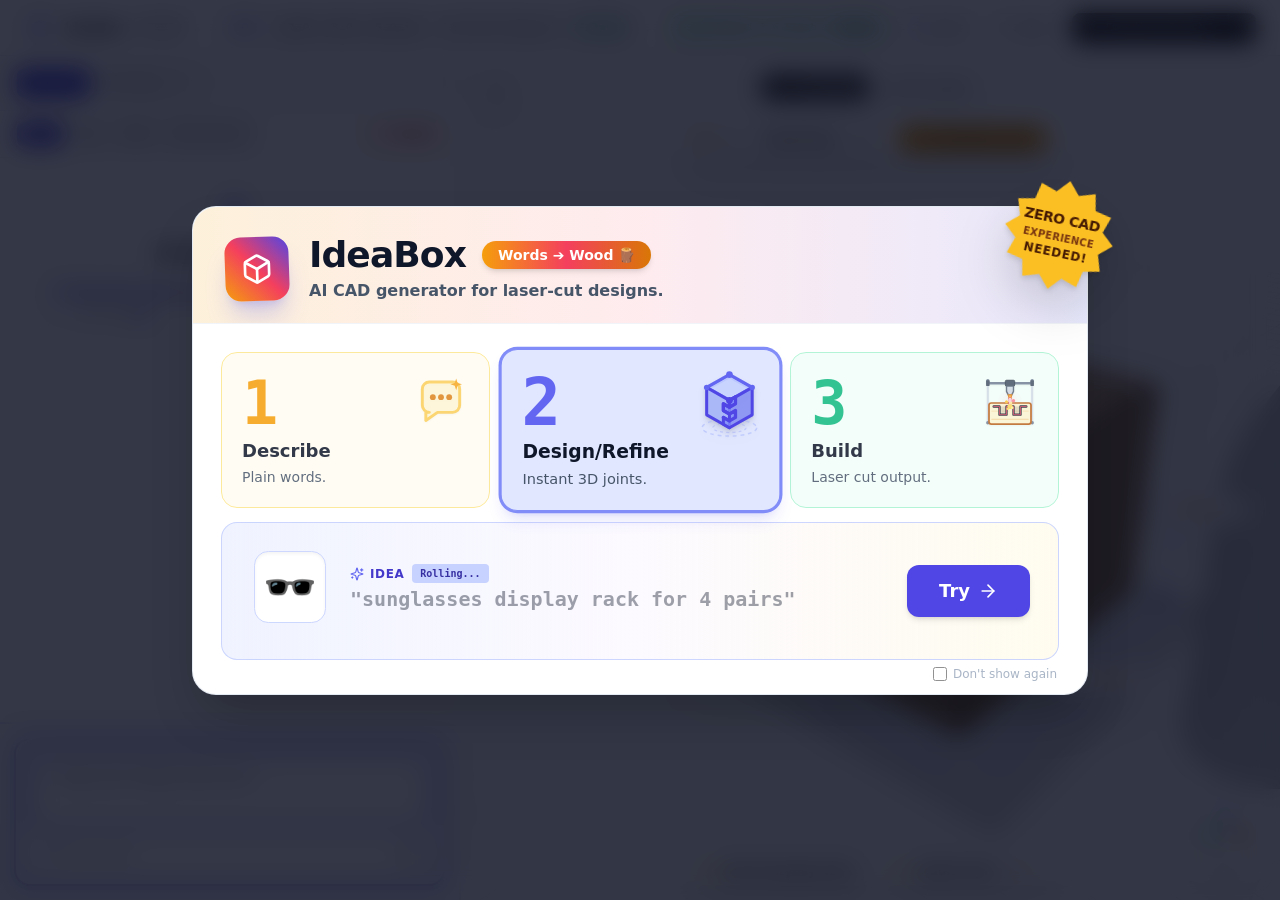
<file: index.html>
<!doctype html>
<html lang="en">
  <head>
    <meta charset="UTF-8" />
    <link rel="icon" type="image/svg+xml" href="data:image/svg+xml,<svg xmlns='http://www.w3.org/2000/svg' viewBox='0 0 24 24' fill='none' stroke='%23f43f5e' stroke-width='2' stroke-linecap='round' stroke-linejoin='round'><path d='M21 8a2 2 0 0 0-1-1.73l-7-4a2 2 0 0 0-2 0l-7 4A2 2 0 0 0 3 8v8a2 2 0 0 0 1 1.73l7 4a2 2 0 0 0 2 0l7-4A2 2 0 0 0 21 16Z'></path><path d='m3.3 7 8.7 5 8.7-5'></path><path d='M12 22V12'></path></svg>" />
    <meta name="viewport" content="width=device-width, initial-scale=1.0" />
    <title>IdeaBox — AI-to-Physical Fabrication Pipeline</title>
    <script type="module" crossorigin src="./assets/index-CccDUDpj.js"></script>
    <link rel="stylesheet" crossorigin href="./assets/index-CjwoXCCF.css">
  </head>
  <body class="bg-slate-950 text-slate-100 antialiased">
    <div id="root"></div>
  </body>
</html>
</file>
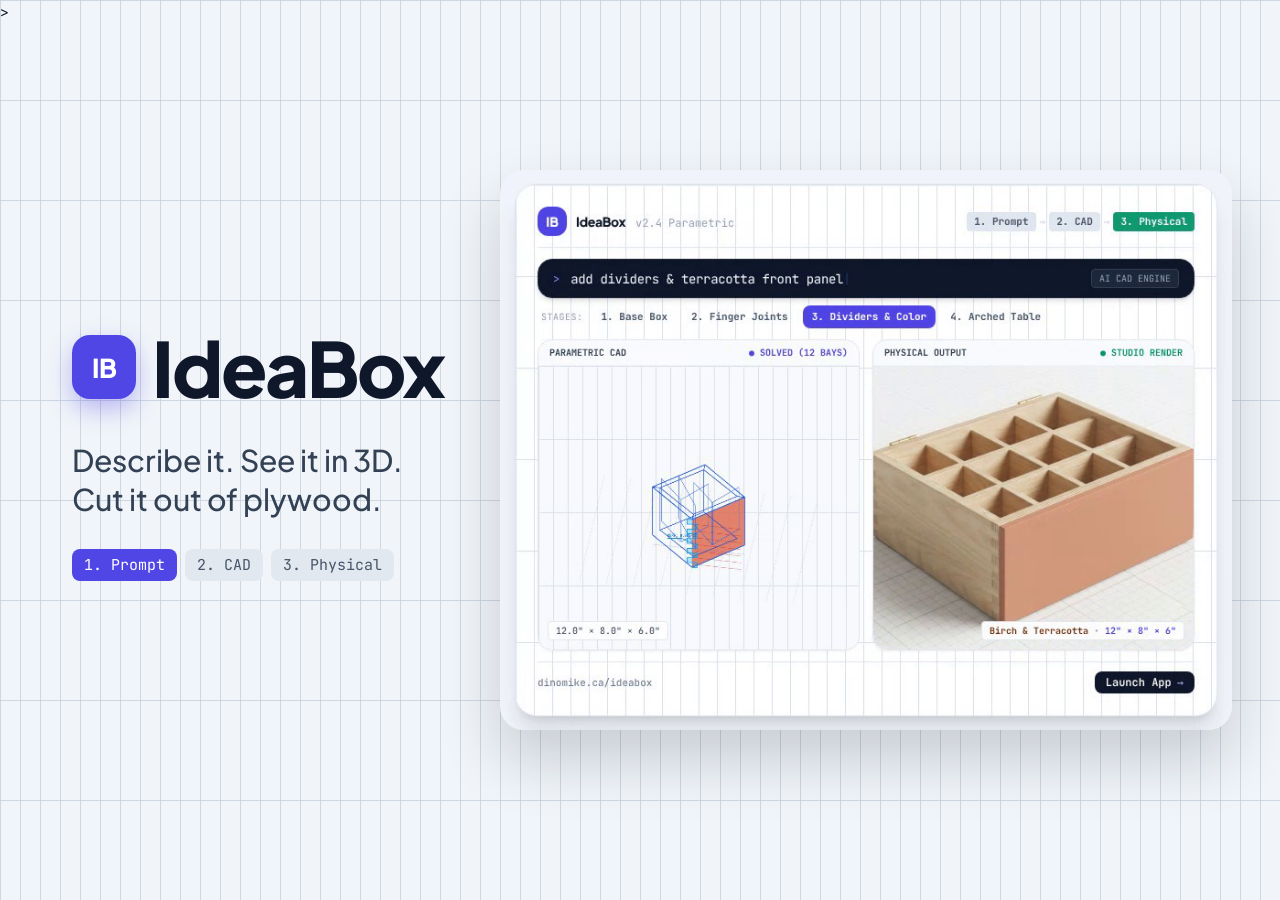
<file: docs/images/source/social-preview.html>
<!doctype html><html><head><meta charset="utf-8">
<link href="https://fonts.googleapis.com/css2?family=JetBrains+Mono:wght@500&family=Plus+Jakarta+Sans:wght@500;800&display=swap" rel="stylesheet">
<style>
*{margin:0;padding:0;box-sizing:border-box}
html,body{width:1280px;height:640px;overflow:hidden;font-family:'Plus Jakarta Sans',sans-serif;color:#0f172a;
 background-color:#f1f5f9;background-size:20px 20px,100px 100px;
 background-image:linear-gradient(to right,rgba(203,213,225,.45) 1px,transparent 1px),linear-gradient(to bottom,rgba(203,213,225,.45) 1px,transparent 1px),
 linear-gradient(to right,rgba(148,163,184,.35) 1px,transparent 1px),linear-gradient(to bottom,rgba(148,163,184,.35) 1px,transparent 1px)}
.left{position:absolute;left:72px;top:0;bottom:0;width:470px;display:flex;flex-direction:column;justify-content:center}
.logo{display:flex;align-items:center;gap:16px}
.ib{width:64px;height:64px;border-radius:18px;background:#4f46e5;color:#fff;font-weight:800;font-size:26px;display:flex;align-items:center;justify-content:center;box-shadow:0 10px 24px rgba(79,70,229,.35)}
h1{font-size:76px;font-weight:800;letter-spacing:-2px}
.tag{margin-top:26px;font-size:30px;line-height:1.3;font-weight:500;color:#334155}
.steps{margin-top:30px;display:flex;gap:8px;font-family:'JetBrains Mono',monospace;font-size:15px}
.steps span{padding:6px 12px;border-radius:8px;background:#e2e8f0;color:#475569}
.steps span.on{background:#4f46e5;color:#fff}
.card{position:absolute;right:48px;top:50%;transform:translateY(-50%);height:560px;border-radius:24px;box-shadow:0 30px 60px rgba(15,23,42,.18)}
</style></head><body>
<div class="left">
 <div class="logo"><div class="ib">IB</div><h1>IdeaBox</h1></div>
 <div class="tag">Describe it. See it in 3D.<br>Cut it out of plywood.</div>
 <div class="steps"><span class="on">1. Prompt</span><span>2. CAD</span><span>3. Physical</span></div>
</div>
<img class="card" src="card.png"><!-- card.png: a frame of the hero recording, cropped to the console card -->>
</body></html>
</file>
<file: assets/index-CjwoXCCF.css>
*,:before,:after{--tw-border-spacing-x: 0;--tw-border-spacing-y: 0;--tw-translate-x: 0;--tw-translate-y: 0;--tw-rotate: 0;--tw-skew-x: 0;--tw-skew-y: 0;--tw-scale-x: 1;--tw-scale-y: 1;--tw-pan-x: ;--tw-pan-y: ;--tw-pinch-zoom: ;--tw-scroll-snap-strictness: proximity;--tw-gradient-from-position: ;--tw-gradient-via-position: ;--tw-gradient-to-position: ;--tw-ordinal: ;--tw-slashed-zero: ;--tw-numeric-figure: ;--tw-numeric-spacing: ;--tw-numeric-fraction: ;--tw-ring-inset: ;--tw-ring-offset-width: 0px;--tw-ring-offset-color: #fff;--tw-ring-color: rgb(59 130 246 / .5);--tw-ring-offset-shadow: 0 0 #0000;--tw-ring-shadow: 0 0 #0000;--tw-shadow: 0 0 #0000;--tw-shadow-colored: 0 0 #0000;--tw-blur: ;--tw-brightness: ;--tw-contrast: ;--tw-grayscale: ;--tw-hue-rotate: ;--tw-invert: ;--tw-saturate: ;--tw-sepia: ;--tw-drop-shadow: ;--tw-backdrop-blur: ;--tw-backdrop-brightness: ;--tw-backdrop-contrast: ;--tw-backdrop-grayscale: ;--tw-backdrop-hue-rotate: ;--tw-backdrop-invert: ;--tw-backdrop-opacity: ;--tw-backdrop-saturate: ;--tw-backdrop-sepia: ;--tw-contain-size: ;--tw-contain-layout: ;--tw-contain-paint: ;--tw-contain-style: }::backdrop{--tw-border-spacing-x: 0;--tw-border-spacing-y: 0;--tw-translate-x: 0;--tw-translate-y: 0;--tw-rotate: 0;--tw-skew-x: 0;--tw-skew-y: 0;--tw-scale-x: 1;--tw-scale-y: 1;--tw-pan-x: ;--tw-pan-y: ;--tw-pinch-zoom: ;--tw-scroll-snap-strictness: proximity;--tw-gradient-from-position: ;--tw-gradient-via-position: ;--tw-gradient-to-position: ;--tw-ordinal: ;--tw-slashed-zero: ;--tw-numeric-figure: ;--tw-numeric-spacing: ;--tw-numeric-fraction: ;--tw-ring-inset: ;--tw-ring-offset-width: 0px;--tw-ring-offset-color: #fff;--tw-ring-color: rgb(59 130 246 / .5);--tw-ring-offset-shadow: 0 0 #0000;--tw-ring-shadow: 0 0 #0000;--tw-shadow: 0 0 #0000;--tw-shadow-colored: 0 0 #0000;--tw-blur: ;--tw-brightness: ;--tw-contrast: ;--tw-grayscale: ;--tw-hue-rotate: ;--tw-invert: ;--tw-saturate: ;--tw-sepia: ;--tw-drop-shadow: ;--tw-backdrop-blur: ;--tw-backdrop-brightness: ;--tw-backdrop-contrast: ;--tw-backdrop-grayscale: ;--tw-backdrop-hue-rotate: ;--tw-backdrop-invert: ;--tw-backdrop-opacity: ;--tw-backdrop-saturate: ;--tw-backdrop-sepia: ;--tw-contain-size: ;--tw-contain-layout: ;--tw-contain-paint: ;--tw-contain-style: }*,:before,:after{box-sizing:border-box;border-width:0;border-style:solid;border-color:#e5e7eb}:before,:after{--tw-content: ""}html,:host{line-height:1.5;-webkit-text-size-adjust:100%;-moz-tab-size:4;-o-tab-size:4;tab-size:4;font-family:ui-sans-serif,system-ui,sans-serif,"Apple Color Emoji","Segoe UI Emoji",Segoe UI Symbol,"Noto Color Emoji";font-feature-settings:normal;font-variation-settings:normal;-webkit-tap-highlight-color:transparent}body{margin:0;line-height:inherit}hr{height:0;color:inherit;border-top-width:1px}abbr:where([title]){-webkit-text-decoration:underline dotted;text-decoration:underline dotted}h1,h2,h3,h4,h5,h6{font-size:inherit;font-weight:inherit}a{color:inherit;text-decoration:inherit}b,strong{font-weight:bolder}code,kbd,samp,pre{font-family:ui-monospace,SFMono-Regular,Menlo,Monaco,Consolas,monospace;font-feature-settings:normal;font-variation-settings:normal;font-size:1em}small{font-size:80%}sub,sup{font-size:75%;line-height:0;position:relative;vertical-align:baseline}sub{bottom:-.25em}sup{top:-.5em}table{text-indent:0;border-color:inherit;border-collapse:collapse}button,input,optgroup,select,textarea{font-family:inherit;font-feature-settings:inherit;font-variation-settings:inherit;font-size:100%;font-weight:inherit;line-height:inherit;letter-spacing:inherit;color:inherit;margin:0;padding:0}button,select{text-transform:none}button,input:where([type=button]),input:where([type=reset]),input:where([type=submit]){-webkit-appearance:button;background-color:transparent;background-image:none}:-moz-focusring{outline:auto}:-moz-ui-invalid{box-shadow:none}progress{vertical-align:baseline}::-webkit-inner-spin-button,::-webkit-outer-spin-button{height:auto}[type=search]{-webkit-appearance:textfield;outline-offset:-2px}::-webkit-search-decoration{-webkit-appearance:none}::-webkit-file-upload-button{-webkit-appearance:button;font:inherit}summary{display:list-item}blockquote,dl,dd,h1,h2,h3,h4,h5,h6,hr,figure,p,pre{margin:0}fieldset{margin:0;padding:0}legend{padding:0}ol,ul,menu{list-style:none;margin:0;padding:0}dialog{padding:0}textarea{resize:vertical}input::-moz-placeholder,textarea::-moz-placeholder{opacity:1;color:#9ca3af}input::placeholder,textarea::placeholder{opacity:1;color:#9ca3af}button,[role=button]{cursor:pointer}:disabled{cursor:default}img,svg,video,canvas,audio,iframe,embed,object{display:block;vertical-align:middle}img,video{max-width:100%;height:auto}[hidden]:where(:not([hidden=until-found])){display:none}.\!container{width:100%!important}.container{width:100%}@media (min-width: 640px){.\!container{max-width:640px!important}.container{max-width:640px}}@media (min-width: 768px){.\!container{max-width:768px!important}.container{max-width:768px}}@media (min-width: 1024px){.\!container{max-width:1024px!important}.container{max-width:1024px}}@media (min-width: 1280px){.\!container{max-width:1280px!important}.container{max-width:1280px}}@media (min-width: 1536px){.\!container{max-width:1536px!important}.container{max-width:1536px}}.sr-only{position:absolute;width:1px;height:1px;padding:0;margin:-1px;overflow:hidden;clip:rect(0,0,0,0);white-space:nowrap;border-width:0}.pointer-events-none{pointer-events:none}.pointer-events-auto{pointer-events:auto}.visible{visibility:visible}.collapse{visibility:collapse}.static{position:static}.fixed{position:fixed}.absolute{position:absolute}.relative{position:relative}.sticky{position:sticky}.-inset-1{top:-.25rem;right:-.25rem;bottom:-.25rem;left:-.25rem}.inset-0{top:0;right:0;bottom:0;left:0}.-left-12{left:-3rem}.-right-5{right:-1.25rem}.-top-5{top:-1.25rem}.-top-6{top:-1.5rem}.bottom-0{bottom:0}.bottom-3{bottom:.75rem}.bottom-3\.5{bottom:.875rem}.bottom-4{bottom:1rem}.bottom-full{bottom:100%}.left-0{left:0}.left-1\/2{left:50%}.left-3{left:.75rem}.left-3\.5{left:.875rem}.left-4{left:1rem}.right-0{right:0}.right-2{right:.5rem}.right-3{right:.75rem}.right-4{right:1rem}.top-0{top:0}.top-1\/2{top:50%}.top-12{top:3rem}.top-14{top:3.5rem}.top-16{top:4rem}.top-3{top:.75rem}.top-3\.5{top:.875rem}.top-4{top:1rem}.top-\[72px\]{top:72px}.top-full{top:100%}.z-10{z-index:10}.z-20{z-index:20}.z-30{z-index:30}.z-40{z-index:40}.z-50{z-index:50}.mx-auto{margin-left:auto;margin-right:auto}.my-1{margin-top:.25rem;margin-bottom:.25rem}.my-3{margin-top:.75rem;margin-bottom:.75rem}.my-auto{margin-top:auto;margin-bottom:auto}.-ml-1{margin-left:-.25rem}.-mt-1\.5{margin-top:-.375rem}.mb-0\.5{margin-bottom:.125rem}.mb-1{margin-bottom:.25rem}.mb-1\.5{margin-bottom:.375rem}.mb-2{margin-bottom:.5rem}.mb-2\.5{margin-bottom:.625rem}.mb-3{margin-bottom:.75rem}.mb-4{margin-bottom:1rem}.mb-6{margin-bottom:1.5rem}.ml-0\.5{margin-left:.125rem}.ml-1{margin-left:.25rem}.ml-2{margin-left:.5rem}.mr-1{margin-right:.25rem}.mr-2{margin-right:.5rem}.mt-0\.5{margin-top:.125rem}.mt-1{margin-top:.25rem}.mt-1\.5{margin-top:.375rem}.mt-2{margin-top:.5rem}.block{display:block}.inline-block{display:inline-block}.inline{display:inline}.flex{display:flex}.inline-flex{display:inline-flex}.table{display:table}.grid{display:grid}.contents{display:contents}.hidden{display:none}.h-1{height:.25rem}.h-1\.5{height:.375rem}.h-10{height:2.5rem}.h-12{height:3rem}.h-14{height:3.5rem}.h-16{height:4rem}.h-2{height:.5rem}.h-2\.5{height:.625rem}.h-28{height:7rem}.h-3{height:.75rem}.h-3\.5{height:.875rem}.h-4{height:1rem}.h-5{height:1.25rem}.h-6{height:1.5rem}.h-7{height:1.75rem}.h-8{height:2rem}.h-9{height:2.25rem}.h-\[620px\]{height:620px}.h-\[68px\]{height:68px}.h-full{height:100%}.h-px{height:1px}.h-screen{height:100vh}.max-h-32{max-height:8rem}.max-h-60{max-height:15rem}.max-h-\[190px\]{max-height:190px}.max-h-\[200px\]{max-height:200px}.max-h-\[90vh\]{max-height:90vh}.max-h-\[92vh\]{max-height:92vh}.max-h-\[calc\(100vh-7\.5rem\)\]{max-height:calc(100vh - 7.5rem)}.min-h-0{min-height:0px}.min-h-\[120px\]{min-height:120px}.min-h-\[150px\]{min-height:150px}.min-h-\[300px\]{min-height:300px}.min-h-\[54px\]{min-height:54px}.min-h-screen{min-height:100vh}.w-1{width:.25rem}.w-1\.5{width:.375rem}.w-10{width:2.5rem}.w-12{width:3rem}.w-14{width:3.5rem}.w-16{width:4rem}.w-2{width:.5rem}.w-2\.5{width:.625rem}.w-24{width:6rem}.w-28{width:7rem}.w-3{width:.75rem}.w-3\.5{width:.875rem}.w-4{width:1rem}.w-5{width:1.25rem}.w-56{width:14rem}.w-6{width:1.5rem}.w-64{width:16rem}.w-7{width:1.75rem}.w-72{width:18rem}.w-8{width:2rem}.w-80{width:20rem}.w-9{width:2.25rem}.w-\[1\.5px\]{width:1.5px}.w-\[1px\]{width:1px}.w-\[68px\]{width:68px}.w-\[90\%\]{width:90%}.w-fit{width:-moz-fit-content;width:fit-content}.w-full{width:100%}.w-max{width:-moz-max-content;width:max-content}.w-px{width:1px}.w-screen{width:100vw}.min-w-0{min-width:0px}.min-w-44{min-width:11rem}.min-w-\[270px\]{min-width:270px}.max-w-3xl{max-width:48rem}.max-w-40{max-width:10rem}.max-w-44{max-width:11rem}.max-w-4xl{max-width:56rem}.max-w-\[65\%\]{max-width:65%}.max-w-\[85\%\]{max-width:85%}.max-w-\[88\%\]{max-width:88%}.max-w-\[90vw\]{max-width:90vw}.max-w-\[92\%\]{max-width:92%}.max-w-\[95vw\]{max-width:95vw}.max-w-full{max-width:100%}.max-w-lg{max-width:32rem}.max-w-md{max-width:28rem}.max-w-sm{max-width:24rem}.max-w-xs{max-width:20rem}.flex-1{flex:1 1 0%}.flex-shrink-0{flex-shrink:0}.shrink{flex-shrink:1}.shrink-0{flex-shrink:0}.flex-grow{flex-grow:1}.origin-bottom{transform-origin:bottom}.-translate-x-1\/2{--tw-translate-x: -50%;transform:translate(var(--tw-translate-x),var(--tw-translate-y)) rotate(var(--tw-rotate)) skew(var(--tw-skew-x)) skewY(var(--tw-skew-y)) scaleX(var(--tw-scale-x)) scaleY(var(--tw-scale-y))}.-translate-y-1{--tw-translate-y: -.25rem;transform:translate(var(--tw-translate-x),var(--tw-translate-y)) rotate(var(--tw-rotate)) skew(var(--tw-skew-x)) skewY(var(--tw-skew-y)) scaleX(var(--tw-scale-x)) scaleY(var(--tw-scale-y))}.-translate-y-1\/2{--tw-translate-y: -50%;transform:translate(var(--tw-translate-x),var(--tw-translate-y)) rotate(var(--tw-rotate)) skew(var(--tw-skew-x)) skewY(var(--tw-skew-y)) scaleX(var(--tw-scale-x)) scaleY(var(--tw-scale-y))}.translate-x-1\/2{--tw-translate-x: 50%;transform:translate(var(--tw-translate-x),var(--tw-translate-y)) rotate(var(--tw-rotate)) skew(var(--tw-skew-x)) skewY(var(--tw-skew-y)) scaleX(var(--tw-scale-x)) scaleY(var(--tw-scale-y))}.translate-y-0{--tw-translate-y: 0px;transform:translate(var(--tw-translate-x),var(--tw-translate-y)) rotate(var(--tw-rotate)) skew(var(--tw-skew-x)) skewY(var(--tw-skew-y)) scaleX(var(--tw-scale-x)) scaleY(var(--tw-scale-y))}.translate-y-2{--tw-translate-y: .5rem;transform:translate(var(--tw-translate-x),var(--tw-translate-y)) rotate(var(--tw-rotate)) skew(var(--tw-skew-x)) skewY(var(--tw-skew-y)) scaleX(var(--tw-scale-x)) scaleY(var(--tw-scale-y))}.-rotate-2{--tw-rotate: -2deg;transform:translate(var(--tw-translate-x),var(--tw-translate-y)) rotate(var(--tw-rotate)) skew(var(--tw-skew-x)) skewY(var(--tw-skew-y)) scaleX(var(--tw-scale-x)) scaleY(var(--tw-scale-y))}.-rotate-90{--tw-rotate: -90deg;transform:translate(var(--tw-translate-x),var(--tw-translate-y)) rotate(var(--tw-rotate)) skew(var(--tw-skew-x)) skewY(var(--tw-skew-y)) scaleX(var(--tw-scale-x)) scaleY(var(--tw-scale-y))}.rotate-12{--tw-rotate: 12deg;transform:translate(var(--tw-translate-x),var(--tw-translate-y)) rotate(var(--tw-rotate)) skew(var(--tw-skew-x)) skewY(var(--tw-skew-y)) scaleX(var(--tw-scale-x)) scaleY(var(--tw-scale-y))}.rotate-180{--tw-rotate: 180deg;transform:translate(var(--tw-translate-x),var(--tw-translate-y)) rotate(var(--tw-rotate)) skew(var(--tw-skew-x)) skewY(var(--tw-skew-y)) scaleX(var(--tw-scale-x)) scaleY(var(--tw-scale-y))}.scale-100{--tw-scale-x: 1;--tw-scale-y: 1;transform:translate(var(--tw-translate-x),var(--tw-translate-y)) rotate(var(--tw-rotate)) skew(var(--tw-skew-x)) skewY(var(--tw-skew-y)) scaleX(var(--tw-scale-x)) scaleY(var(--tw-scale-y))}.scale-105{--tw-scale-x: 1.05;--tw-scale-y: 1.05;transform:translate(var(--tw-translate-x),var(--tw-translate-y)) rotate(var(--tw-rotate)) skew(var(--tw-skew-x)) skewY(var(--tw-skew-y)) scaleX(var(--tw-scale-x)) scaleY(var(--tw-scale-y))}.scale-110{--tw-scale-x: 1.1;--tw-scale-y: 1.1;transform:translate(var(--tw-translate-x),var(--tw-translate-y)) rotate(var(--tw-rotate)) skew(var(--tw-skew-x)) skewY(var(--tw-skew-y)) scaleX(var(--tw-scale-x)) scaleY(var(--tw-scale-y))}.scale-90{--tw-scale-x: .9;--tw-scale-y: .9;transform:translate(var(--tw-translate-x),var(--tw-translate-y)) rotate(var(--tw-rotate)) skew(var(--tw-skew-x)) skewY(var(--tw-skew-y)) scaleX(var(--tw-scale-x)) scaleY(var(--tw-scale-y))}.scale-95{--tw-scale-x: .95;--tw-scale-y: .95;transform:translate(var(--tw-translate-x),var(--tw-translate-y)) rotate(var(--tw-rotate)) skew(var(--tw-skew-x)) skewY(var(--tw-skew-y)) scaleX(var(--tw-scale-x)) scaleY(var(--tw-scale-y))}.scale-\[1\.04\]{--tw-scale-x: 1.04;--tw-scale-y: 1.04;transform:translate(var(--tw-translate-x),var(--tw-translate-y)) rotate(var(--tw-rotate)) skew(var(--tw-skew-x)) skewY(var(--tw-skew-y)) scaleX(var(--tw-scale-x)) scaleY(var(--tw-scale-y))}.transform{transform:translate(var(--tw-translate-x),var(--tw-translate-y)) rotate(var(--tw-rotate)) skew(var(--tw-skew-x)) skewY(var(--tw-skew-y)) scaleX(var(--tw-scale-x)) scaleY(var(--tw-scale-y))}@keyframes ping{75%,to{transform:scale(2);opacity:0}}.animate-ping{animation:ping 1s cubic-bezier(0,0,.2,1) infinite}@keyframes pulse{50%{opacity:.5}}.animate-pulse{animation:pulse 2s cubic-bezier(.4,0,.6,1) infinite}@keyframes spin{to{transform:rotate(360deg)}}.animate-spin{animation:spin 1s linear infinite}.cursor-col-resize{cursor:col-resize}.cursor-default{cursor:default}.cursor-grab{cursor:grab}.cursor-not-allowed{cursor:not-allowed}.cursor-pointer{cursor:pointer}.cursor-text{cursor:text}.touch-none{touch-action:none}.select-none{-webkit-user-select:none;-moz-user-select:none;user-select:none}.resize-none{resize:none}.resize{resize:both}.appearance-none{-webkit-appearance:none;-moz-appearance:none;appearance:none}.grid-cols-1{grid-template-columns:repeat(1,minmax(0,1fr))}.grid-cols-2{grid-template-columns:repeat(2,minmax(0,1fr))}.grid-cols-3{grid-template-columns:repeat(3,minmax(0,1fr))}.grid-cols-4{grid-template-columns:repeat(4,minmax(0,1fr))}.flex-col{flex-direction:column}.flex-wrap{flex-wrap:wrap}.items-start{align-items:flex-start}.items-center{align-items:center}.items-baseline{align-items:baseline}.items-stretch{align-items:stretch}.justify-start{justify-content:flex-start}.justify-end{justify-content:flex-end}.justify-center{justify-content:center}.justify-between{justify-content:space-between}.gap-0\.5{gap:.125rem}.gap-1{gap:.25rem}.gap-1\.5{gap:.375rem}.gap-2{gap:.5rem}.gap-2\.5{gap:.625rem}.gap-3{gap:.75rem}.gap-3\.5{gap:.875rem}.gap-4{gap:1rem}.gap-5{gap:1.25rem}.gap-\[2px\]{gap:2px}.space-y-0>:not([hidden])~:not([hidden]){--tw-space-y-reverse: 0;margin-top:calc(0px * calc(1 - var(--tw-space-y-reverse)));margin-bottom:calc(0px * var(--tw-space-y-reverse))}.space-y-0\.5>:not([hidden])~:not([hidden]){--tw-space-y-reverse: 0;margin-top:calc(.125rem * calc(1 - var(--tw-space-y-reverse)));margin-bottom:calc(.125rem * var(--tw-space-y-reverse))}.space-y-1>:not([hidden])~:not([hidden]){--tw-space-y-reverse: 0;margin-top:calc(.25rem * calc(1 - var(--tw-space-y-reverse)));margin-bottom:calc(.25rem * var(--tw-space-y-reverse))}.space-y-1\.5>:not([hidden])~:not([hidden]){--tw-space-y-reverse: 0;margin-top:calc(.375rem * calc(1 - var(--tw-space-y-reverse)));margin-bottom:calc(.375rem * var(--tw-space-y-reverse))}.space-y-2>:not([hidden])~:not([hidden]){--tw-space-y-reverse: 0;margin-top:calc(.5rem * calc(1 - var(--tw-space-y-reverse)));margin-bottom:calc(.5rem * var(--tw-space-y-reverse))}.space-y-2\.5>:not([hidden])~:not([hidden]){--tw-space-y-reverse: 0;margin-top:calc(.625rem * calc(1 - var(--tw-space-y-reverse)));margin-bottom:calc(.625rem * var(--tw-space-y-reverse))}.space-y-3>:not([hidden])~:not([hidden]){--tw-space-y-reverse: 0;margin-top:calc(.75rem * calc(1 - var(--tw-space-y-reverse)));margin-bottom:calc(.75rem * var(--tw-space-y-reverse))}.space-y-4>:not([hidden])~:not([hidden]){--tw-space-y-reverse: 0;margin-top:calc(1rem * calc(1 - var(--tw-space-y-reverse)));margin-bottom:calc(1rem * var(--tw-space-y-reverse))}.space-y-5>:not([hidden])~:not([hidden]){--tw-space-y-reverse: 0;margin-top:calc(1.25rem * calc(1 - var(--tw-space-y-reverse)));margin-bottom:calc(1.25rem * var(--tw-space-y-reverse))}.divide-y>:not([hidden])~:not([hidden]){--tw-divide-y-reverse: 0;border-top-width:calc(1px * calc(1 - var(--tw-divide-y-reverse)));border-bottom-width:calc(1px * var(--tw-divide-y-reverse))}.divide-slate-800\/50>:not([hidden])~:not([hidden]){border-color:#1e293b80}.overflow-auto{overflow:auto}.overflow-hidden{overflow:hidden}.overflow-visible{overflow:visible}.overflow-x-auto{overflow-x:auto}.overflow-y-auto{overflow-y:auto}.truncate{overflow:hidden;text-overflow:ellipsis;white-space:nowrap}.whitespace-nowrap{white-space:nowrap}.break-words{overflow-wrap:break-word}.rounded{border-radius:.25rem}.rounded-2xl{border-radius:1rem}.rounded-3xl{border-radius:1.5rem}.rounded-full{border-radius:9999px}.rounded-lg{border-radius:.5rem}.rounded-md{border-radius:.375rem}.rounded-xl{border-radius:.75rem}.rounded-l-lg{border-top-left-radius:.5rem;border-bottom-left-radius:.5rem}.rounded-r-lg{border-top-right-radius:.5rem;border-bottom-right-radius:.5rem}.rounded-r-md{border-top-right-radius:.375rem;border-bottom-right-radius:.375rem}.rounded-t-3xl{border-top-left-radius:1.5rem;border-top-right-radius:1.5rem}.border{border-width:1px}.border-2{border-width:2px}.border-b{border-bottom-width:1px}.border-l{border-left-width:1px}.border-r{border-right-width:1px}.border-t{border-top-width:1px}.border-t-2{border-top-width:2px}.border-dashed{border-style:dashed}.border-amber-200{--tw-border-opacity: 1;border-color:rgb(253 230 138 / var(--tw-border-opacity, 1))}.border-amber-300{--tw-border-opacity: 1;border-color:rgb(252 211 77 / var(--tw-border-opacity, 1))}.border-amber-400{--tw-border-opacity: 1;border-color:rgb(251 191 36 / var(--tw-border-opacity, 1))}.border-amber-400\/30{border-color:#fbbf244d}.border-amber-500{--tw-border-opacity: 1;border-color:rgb(245 158 11 / var(--tw-border-opacity, 1))}.border-amber-500\/30{border-color:#f59e0b4d}.border-amber-500\/40{border-color:#f59e0b66}.border-amber-500\/50{border-color:#f59e0b80}.border-black\/20{border-color:#0003}.border-blue-200{--tw-border-opacity: 1;border-color:rgb(191 219 254 / var(--tw-border-opacity, 1))}.border-blue-400{--tw-border-opacity: 1;border-color:rgb(96 165 250 / var(--tw-border-opacity, 1))}.border-blue-500\/40{border-color:#3b82f666}.border-cyan-400{--tw-border-opacity: 1;border-color:rgb(34 211 238 / var(--tw-border-opacity, 1))}.border-cyan-400\/50{border-color:#22d3ee80}.border-emerald-200{--tw-border-opacity: 1;border-color:rgb(167 243 208 / var(--tw-border-opacity, 1))}.border-emerald-200\/70{border-color:#a7f3d0b3}.border-emerald-200\/80{border-color:#a7f3d0cc}.border-emerald-300{--tw-border-opacity: 1;border-color:rgb(110 231 183 / var(--tw-border-opacity, 1))}.border-emerald-400{--tw-border-opacity: 1;border-color:rgb(52 211 153 / var(--tw-border-opacity, 1))}.border-emerald-500\/30{border-color:#10b9814d}.border-emerald-700\/60{border-color:#04785799}.border-emerald-800\/60{border-color:#065f4699}.border-indigo-100{--tw-border-opacity: 1;border-color:rgb(224 231 255 / var(--tw-border-opacity, 1))}.border-indigo-100\/60{border-color:#e0e7ff99}.border-indigo-100\/70{border-color:#e0e7ffb3}.border-indigo-100\/90{border-color:#e0e7ffe6}.border-indigo-200{--tw-border-opacity: 1;border-color:rgb(199 210 254 / var(--tw-border-opacity, 1))}.border-indigo-200\/80{border-color:#c7d2fecc}.border-indigo-200\/90{border-color:#c7d2fee6}.border-indigo-400{--tw-border-opacity: 1;border-color:rgb(129 140 248 / var(--tw-border-opacity, 1))}.border-indigo-500{--tw-border-opacity: 1;border-color:rgb(99 102 241 / var(--tw-border-opacity, 1))}.border-indigo-500\/30{border-color:#6366f14d}.border-indigo-500\/40{border-color:#6366f166}.border-indigo-500\/70{border-color:#6366f1b3}.border-indigo-600{--tw-border-opacity: 1;border-color:rgb(79 70 229 / var(--tw-border-opacity, 1))}.border-indigo-700{--tw-border-opacity: 1;border-color:rgb(67 56 202 / var(--tw-border-opacity, 1))}.border-indigo-700\/60{border-color:#4338ca99}.border-indigo-800\/60{border-color:#3730a399}.border-pink-500\/40{border-color:#ec489966}.border-red-200{--tw-border-opacity: 1;border-color:rgb(254 202 202 / var(--tw-border-opacity, 1))}.border-red-500{--tw-border-opacity: 1;border-color:rgb(239 68 68 / var(--tw-border-opacity, 1))}.border-rose-200{--tw-border-opacity: 1;border-color:rgb(254 205 211 / var(--tw-border-opacity, 1))}.border-rose-500\/30{border-color:#f43f5e4d}.border-rose-800{--tw-border-opacity: 1;border-color:rgb(159 18 57 / var(--tw-border-opacity, 1))}.border-sky-500\/30{border-color:#0ea5e94d}.border-slate-100{--tw-border-opacity: 1;border-color:rgb(241 245 249 / var(--tw-border-opacity, 1))}.border-slate-200{--tw-border-opacity: 1;border-color:rgb(226 232 240 / var(--tw-border-opacity, 1))}.border-slate-200\/80{border-color:#e2e8f0cc}.border-slate-200\/90{border-color:#e2e8f0e6}.border-slate-300{--tw-border-opacity: 1;border-color:rgb(203 213 225 / var(--tw-border-opacity, 1))}.border-slate-700{--tw-border-opacity: 1;border-color:rgb(51 65 85 / var(--tw-border-opacity, 1))}.border-slate-800{--tw-border-opacity: 1;border-color:rgb(30 41 59 / var(--tw-border-opacity, 1))}.border-slate-800\/60{border-color:#1e293b99}.border-slate-800\/80{border-color:#1e293bcc}.border-stone-200{--tw-border-opacity: 1;border-color:rgb(231 229 228 / var(--tw-border-opacity, 1))}.border-stone-200\/80{border-color:#e7e5e4cc}.border-stone-200\/90{border-color:#e7e5e4e6}.border-stone-300{--tw-border-opacity: 1;border-color:rgb(214 211 209 / var(--tw-border-opacity, 1))}.border-stone-700{--tw-border-opacity: 1;border-color:rgb(68 64 60 / var(--tw-border-opacity, 1))}.border-stone-800{--tw-border-opacity: 1;border-color:rgb(41 37 36 / var(--tw-border-opacity, 1))}.border-transparent{border-color:transparent}.border-white{--tw-border-opacity: 1;border-color:rgb(255 255 255 / var(--tw-border-opacity, 1))}.border-white\/20{border-color:#fff3}.bg-amber-100{--tw-bg-opacity: 1;background-color:rgb(254 243 199 / var(--tw-bg-opacity, 1))}.bg-amber-400{--tw-bg-opacity: 1;background-color:rgb(251 191 36 / var(--tw-bg-opacity, 1))}.bg-amber-400\/30{background-color:#fbbf244d}.bg-amber-50{--tw-bg-opacity: 1;background-color:rgb(255 251 235 / var(--tw-bg-opacity, 1))}.bg-amber-50\/70{background-color:#fffbebb3}.bg-amber-500{--tw-bg-opacity: 1;background-color:rgb(245 158 11 / var(--tw-bg-opacity, 1))}.bg-amber-500\/10{background-color:#f59e0b1a}.bg-amber-500\/20{background-color:#f59e0b33}.bg-amber-600{--tw-bg-opacity: 1;background-color:rgb(217 119 6 / var(--tw-bg-opacity, 1))}.bg-amber-950\/50{background-color:#451a0380}.bg-amber-950\/90{background-color:#451a03e6}.bg-blue-100{--tw-bg-opacity: 1;background-color:rgb(219 234 254 / var(--tw-bg-opacity, 1))}.bg-blue-50{--tw-bg-opacity: 1;background-color:rgb(239 246 255 / var(--tw-bg-opacity, 1))}.bg-blue-950\/50{background-color:#17255480}.bg-current{background-color:currentColor}.bg-cyan-400{--tw-bg-opacity: 1;background-color:rgb(34 211 238 / var(--tw-bg-opacity, 1))}.bg-emerald-100{--tw-bg-opacity: 1;background-color:rgb(209 250 229 / var(--tw-bg-opacity, 1))}.bg-emerald-300{--tw-bg-opacity: 1;background-color:rgb(110 231 183 / var(--tw-bg-opacity, 1))}.bg-emerald-50{--tw-bg-opacity: 1;background-color:rgb(236 253 245 / var(--tw-bg-opacity, 1))}.bg-emerald-50\/60{background-color:#ecfdf599}.bg-emerald-50\/70{background-color:#ecfdf5b3}.bg-emerald-500{--tw-bg-opacity: 1;background-color:rgb(16 185 129 / var(--tw-bg-opacity, 1))}.bg-emerald-500\/10{background-color:#10b9811a}.bg-emerald-600{--tw-bg-opacity: 1;background-color:rgb(5 150 105 / var(--tw-bg-opacity, 1))}.bg-emerald-950\/80{background-color:#022c22cc}.bg-indigo-100{--tw-bg-opacity: 1;background-color:rgb(224 231 255 / var(--tw-bg-opacity, 1))}.bg-indigo-200{--tw-bg-opacity: 1;background-color:rgb(199 210 254 / var(--tw-bg-opacity, 1))}.bg-indigo-50{--tw-bg-opacity: 1;background-color:rgb(238 242 255 / var(--tw-bg-opacity, 1))}.bg-indigo-50\/70{background-color:#eef2ffb3}.bg-indigo-50\/80{background-color:#eef2ffcc}.bg-indigo-50\/90{background-color:#eef2ffe6}.bg-indigo-500{--tw-bg-opacity: 1;background-color:rgb(99 102 241 / var(--tw-bg-opacity, 1))}.bg-indigo-500\/20{background-color:#6366f133}.bg-indigo-600{--tw-bg-opacity: 1;background-color:rgb(79 70 229 / var(--tw-bg-opacity, 1))}.bg-indigo-600\/10{background-color:#4f46e51a}.bg-indigo-800{--tw-bg-opacity: 1;background-color:rgb(55 48 163 / var(--tw-bg-opacity, 1))}.bg-indigo-950\/80{background-color:#1e1b4bcc}.bg-orange-200{--tw-bg-opacity: 1;background-color:rgb(254 215 170 / var(--tw-bg-opacity, 1))}.bg-pink-300{--tw-bg-opacity: 1;background-color:rgb(249 168 212 / var(--tw-bg-opacity, 1))}.bg-pink-950\/50{background-color:#50072480}.bg-purple-300{--tw-bg-opacity: 1;background-color:rgb(216 180 254 / var(--tw-bg-opacity, 1))}.bg-red-50{--tw-bg-opacity: 1;background-color:rgb(254 242 242 / var(--tw-bg-opacity, 1))}.bg-red-600{--tw-bg-opacity: 1;background-color:rgb(220 38 38 / var(--tw-bg-opacity, 1))}.bg-rose-100\/80{background-color:#ffe4e6cc}.bg-rose-400{--tw-bg-opacity: 1;background-color:rgb(251 113 133 / var(--tw-bg-opacity, 1))}.bg-rose-50{--tw-bg-opacity: 1;background-color:rgb(255 241 242 / var(--tw-bg-opacity, 1))}.bg-rose-50\/70{background-color:#fff1f2b3}.bg-rose-500{--tw-bg-opacity: 1;background-color:rgb(244 63 94 / var(--tw-bg-opacity, 1))}.bg-rose-500\/10{background-color:#f43f5e1a}.bg-rose-950\/60{background-color:#4c051999}.bg-sky-300{--tw-bg-opacity: 1;background-color:rgb(125 211 252 / var(--tw-bg-opacity, 1))}.bg-sky-400{--tw-bg-opacity: 1;background-color:rgb(56 189 248 / var(--tw-bg-opacity, 1))}.bg-sky-500{--tw-bg-opacity: 1;background-color:rgb(14 165 233 / var(--tw-bg-opacity, 1))}.bg-sky-500\/10{background-color:#0ea5e91a}.bg-slate-100{--tw-bg-opacity: 1;background-color:rgb(241 245 249 / var(--tw-bg-opacity, 1))}.bg-slate-100\/60{background-color:#f1f5f999}.bg-slate-100\/90{background-color:#f1f5f9e6}.bg-slate-200{--tw-bg-opacity: 1;background-color:rgb(226 232 240 / var(--tw-bg-opacity, 1))}.bg-slate-200\/70{background-color:#e2e8f0b3}.bg-slate-50{--tw-bg-opacity: 1;background-color:rgb(248 250 252 / var(--tw-bg-opacity, 1))}.bg-slate-50\/50{background-color:#f8fafc80}.bg-slate-50\/90{background-color:#f8fafce6}.bg-slate-800{--tw-bg-opacity: 1;background-color:rgb(30 41 59 / var(--tw-bg-opacity, 1))}.bg-slate-800\/60{background-color:#1e293b99}.bg-slate-900{--tw-bg-opacity: 1;background-color:rgb(15 23 42 / var(--tw-bg-opacity, 1))}.bg-slate-900\/40{background-color:#0f172a66}.bg-slate-900\/80{background-color:#0f172acc}.bg-slate-900\/90{background-color:#0f172ae6}.bg-slate-900\/95{background-color:#0f172af2}.bg-slate-950{--tw-bg-opacity: 1;background-color:rgb(2 6 23 / var(--tw-bg-opacity, 1))}.bg-slate-950\/60{background-color:#02061799}.bg-slate-950\/80{background-color:#020617cc}.bg-slate-950\/90{background-color:#020617e6}.bg-stone-100{--tw-bg-opacity: 1;background-color:rgb(245 245 244 / var(--tw-bg-opacity, 1))}.bg-stone-200{--tw-bg-opacity: 1;background-color:rgb(231 229 228 / var(--tw-bg-opacity, 1))}.bg-stone-50{--tw-bg-opacity: 1;background-color:rgb(250 250 249 / var(--tw-bg-opacity, 1))}.bg-stone-800{--tw-bg-opacity: 1;background-color:rgb(41 37 36 / var(--tw-bg-opacity, 1))}.bg-stone-900{--tw-bg-opacity: 1;background-color:rgb(28 25 23 / var(--tw-bg-opacity, 1))}.bg-teal-300{--tw-bg-opacity: 1;background-color:rgb(94 234 212 / var(--tw-bg-opacity, 1))}.bg-teal-500{--tw-bg-opacity: 1;background-color:rgb(20 184 166 / var(--tw-bg-opacity, 1))}.bg-transparent{background-color:transparent}.bg-white{--tw-bg-opacity: 1;background-color:rgb(255 255 255 / var(--tw-bg-opacity, 1))}.bg-white\/20{background-color:#fff3}.bg-white\/85{background-color:#ffffffd9}.bg-white\/95{background-color:#fffffff2}.bg-yellow-200{--tw-bg-opacity: 1;background-color:rgb(254 240 138 / var(--tw-bg-opacity, 1))}.bg-\[linear-gradient\(to_right\,\#94a3b8_1px\,transparent_1px\)\]{background-image:linear-gradient(to right,#94a3b8 1px,transparent 1px)}.bg-gradient-to-b{background-image:linear-gradient(to bottom,var(--tw-gradient-stops))}.bg-gradient-to-br{background-image:linear-gradient(to bottom right,var(--tw-gradient-stops))}.bg-gradient-to-r{background-image:linear-gradient(to right,var(--tw-gradient-stops))}.bg-gradient-to-t{background-image:linear-gradient(to top,var(--tw-gradient-stops))}.bg-gradient-to-tr{background-image:linear-gradient(to top right,var(--tw-gradient-stops))}.from-amber-500{--tw-gradient-from: #f59e0b var(--tw-gradient-from-position);--tw-gradient-to: rgb(245 158 11 / 0) var(--tw-gradient-to-position);--tw-gradient-stops: var(--tw-gradient-from), var(--tw-gradient-to)}.from-amber-500\/15{--tw-gradient-from: rgb(245 158 11 / .15) var(--tw-gradient-from-position);--tw-gradient-to: rgb(245 158 11 / 0) var(--tw-gradient-to-position);--tw-gradient-stops: var(--tw-gradient-from), var(--tw-gradient-to)}.from-indigo-50\/70{--tw-gradient-from: rgb(238 242 255 / .7) var(--tw-gradient-from-position);--tw-gradient-to: rgb(238 242 255 / 0) var(--tw-gradient-to-position);--tw-gradient-stops: var(--tw-gradient-from), var(--tw-gradient-to)}.from-indigo-50\/90{--tw-gradient-from: rgb(238 242 255 / .9) var(--tw-gradient-from-position);--tw-gradient-to: rgb(238 242 255 / 0) var(--tw-gradient-to-position);--tw-gradient-stops: var(--tw-gradient-from), var(--tw-gradient-to)}.from-indigo-500{--tw-gradient-from: #6366f1 var(--tw-gradient-from-position);--tw-gradient-to: rgb(99 102 241 / 0) var(--tw-gradient-to-position);--tw-gradient-stops: var(--tw-gradient-from), var(--tw-gradient-to)}.via-purple-50\/50{--tw-gradient-to: rgb(250 245 255 / 0) var(--tw-gradient-to-position);--tw-gradient-stops: var(--tw-gradient-from), rgb(250 245 255 / .5) var(--tw-gradient-via-position), var(--tw-gradient-to)}.via-rose-500{--tw-gradient-to: rgb(244 63 94 / 0) var(--tw-gradient-to-position);--tw-gradient-stops: var(--tw-gradient-from), #f43f5e var(--tw-gradient-via-position), var(--tw-gradient-to)}.via-rose-500\/10{--tw-gradient-to: rgb(244 63 94 / 0) var(--tw-gradient-to-position);--tw-gradient-stops: var(--tw-gradient-from), rgb(244 63 94 / .1) var(--tw-gradient-via-position), var(--tw-gradient-to)}.via-slate-50\/95{--tw-gradient-to: rgb(248 250 252 / 0) var(--tw-gradient-to-position);--tw-gradient-stops: var(--tw-gradient-from), rgb(248 250 252 / .95) var(--tw-gradient-via-position), var(--tw-gradient-to)}.via-white{--tw-gradient-to: rgb(255 255 255 / 0) var(--tw-gradient-to-position);--tw-gradient-stops: var(--tw-gradient-from), #fff var(--tw-gradient-via-position), var(--tw-gradient-to)}.to-amber-50\/80{--tw-gradient-to: rgb(255 251 235 / .8) var(--tw-gradient-to-position)}.to-amber-600{--tw-gradient-to: #d97706 var(--tw-gradient-to-position)}.to-indigo-500\/15{--tw-gradient-to: rgb(99 102 241 / .15) var(--tw-gradient-to-position)}.to-indigo-600{--tw-gradient-to: #4f46e5 var(--tw-gradient-to-position)}.to-red-500{--tw-gradient-to: #ef4444 var(--tw-gradient-to-position)}.to-slate-50\/80{--tw-gradient-to: rgb(248 250 252 / .8) var(--tw-gradient-to-position)}.to-slate-50\/90{--tw-gradient-to: rgb(248 250 252 / .9) var(--tw-gradient-to-position)}.fill-amber-100\/70{fill:#fef3c7b3}.fill-amber-100\/90{fill:#fef3c7e6}.fill-amber-200{fill:#fde68a}.fill-amber-200\/90{fill:#fde68ae6}.fill-amber-300{fill:#fcd34d}.fill-amber-400{fill:#fbbf24}.fill-amber-500{fill:#f59e0b}.fill-amber-600{fill:#d97706}.fill-indigo-100\/75{fill:#e0e7ffbf}.fill-indigo-200\/60{fill:#c7d2fe99}.fill-indigo-200\/95{fill:#c7d2fef2}.fill-indigo-300\/50{fill:#a5b4fc80}.fill-indigo-300\/85{fill:#a5b4fcd9}.fill-indigo-400\/80{fill:#818cf8cc}.fill-indigo-500{fill:#6366f1}.fill-indigo-600{fill:#4f46e5}.fill-rose-400{fill:#fb7185}.fill-slate-300{fill:#cbd5e1}.fill-slate-500{fill:#64748b}.fill-slate-700{fill:#334155}.fill-slate-900\/15{fill:#0f172a26}.fill-yellow-200{fill:#fef08a}.stroke-amber-400\/80{stroke:#fbbf24cc}.stroke-amber-500{stroke:#f59e0b}.stroke-amber-600{stroke:#d97706}.stroke-amber-600\/20{stroke:#d9770633}.stroke-amber-600\/25{stroke:#d9770640}.stroke-amber-700{stroke:#b45309}.stroke-indigo-300\/40{stroke:#a5b4fc66}.stroke-indigo-300\/50{stroke:#a5b4fc80}.stroke-indigo-400\/30{stroke:#818cf84d}.stroke-indigo-400\/75{stroke:#818cf8bf}.stroke-indigo-400\/80{stroke:#818cf8cc}.stroke-indigo-500{stroke:#6366f1}.stroke-indigo-600{stroke:#4f46e5}.stroke-rose-500{stroke:#f43f5e}.stroke-rose-500\/80{stroke:#f43f5ecc}.stroke-slate-300{stroke:#cbd5e1}.stroke-slate-500{stroke:#64748b}.stroke-slate-600{stroke:#475569}.stroke-slate-800{stroke:#1e293b}.stroke-slate-950{stroke:#020617}.stroke-white{stroke:#fff}.stroke-\[0\.8\]{stroke-width:.8}.stroke-\[1\.2\]{stroke-width:1.2}.stroke-\[1\.5\]{stroke-width:1.5}.stroke-\[1\.8\]{stroke-width:1.8}.stroke-\[1\]{stroke-width:1}.stroke-\[2\.2\]{stroke-width:2.2}.stroke-\[2\.4\]{stroke-width:2.4}.stroke-\[2\]{stroke-width:2}.stroke-\[3\.2\]{stroke-width:3.2}.object-contain{-o-object-fit:contain;object-fit:contain}.object-cover{-o-object-fit:cover;object-fit:cover}.p-0\.5{padding:.125rem}.p-1{padding:.25rem}.p-1\.5{padding:.375rem}.p-2{padding:.5rem}.p-2\.5{padding:.625rem}.p-3{padding:.75rem}.p-3\.5{padding:.875rem}.p-4{padding:1rem}.p-5{padding:1.25rem}.p-6{padding:1.5rem}.p-8{padding:2rem}.px-0\.5{padding-left:.125rem;padding-right:.125rem}.px-1{padding-left:.25rem;padding-right:.25rem}.px-1\.5{padding-left:.375rem;padding-right:.375rem}.px-2{padding-left:.5rem;padding-right:.5rem}.px-2\.5{padding-left:.625rem;padding-right:.625rem}.px-3{padding-left:.75rem;padding-right:.75rem}.px-3\.5{padding-left:.875rem;padding-right:.875rem}.px-4{padding-left:1rem;padding-right:1rem}.px-5{padding-left:1.25rem;padding-right:1.25rem}.px-6{padding-left:1.5rem;padding-right:1.5rem}.px-7{padding-left:1.75rem;padding-right:1.75rem}.py-0\.5{padding-top:.125rem;padding-bottom:.125rem}.py-1{padding-top:.25rem;padding-bottom:.25rem}.py-1\.5{padding-top:.375rem;padding-bottom:.375rem}.py-2{padding-top:.5rem;padding-bottom:.5rem}.py-2\.5{padding-top:.625rem;padding-bottom:.625rem}.py-3{padding-top:.75rem;padding-bottom:.75rem}.py-4{padding-top:1rem;padding-bottom:1rem}.pb-0\.5{padding-bottom:.125rem}.pb-1{padding-bottom:.25rem}.pb-1\.5{padding-bottom:.375rem}.pb-2{padding-bottom:.5rem}.pb-2\.5{padding-bottom:.625rem}.pb-3{padding-bottom:.75rem}.pb-5{padding-bottom:1.25rem}.pl-0\.5{padding-left:.125rem}.pl-1{padding-left:.25rem}.pl-1\.5{padding-left:.375rem}.pr-0\.5{padding-right:.125rem}.pr-1{padding-right:.25rem}.pr-2{padding-right:.5rem}.pr-20{padding-right:5rem}.pt-0{padding-top:0}.pt-0\.5{padding-top:.125rem}.pt-1{padding-top:.25rem}.pt-1\.5{padding-top:.375rem}.pt-2{padding-top:.5rem}.pt-2\.5{padding-top:.625rem}.pt-3{padding-top:.75rem}.pt-6{padding-top:1.5rem}.text-left{text-align:left}.text-center{text-align:center}.text-right{text-align:right}.align-middle{vertical-align:middle}.font-mono{font-family:ui-monospace,SFMono-Regular,Menlo,Monaco,Consolas,monospace}.font-sans{font-family:ui-sans-serif,system-ui,sans-serif,"Apple Color Emoji","Segoe UI Emoji",Segoe UI Symbol,"Noto Color Emoji"}.text-2xl{font-size:1.5rem;line-height:2rem}.text-3xl{font-size:1.875rem;line-height:2.25rem}.text-5xl{font-size:3rem;line-height:1}.text-\[10px\]{font-size:10px}.text-\[11px\]{font-size:11px}.text-\[12px\]{font-size:12px}.text-\[8px\]{font-size:8px}.text-\[9px\]{font-size:9px}.text-base{font-size:1rem;line-height:1.5rem}.text-lg{font-size:1.125rem;line-height:1.75rem}.text-sm{font-size:.875rem;line-height:1.25rem}.text-xs{font-size:.75rem;line-height:1rem}.font-black{font-weight:900}.font-bold{font-weight:700}.font-extrabold{font-weight:800}.font-medium{font-weight:500}.font-normal{font-weight:400}.font-semibold{font-weight:600}.uppercase{text-transform:uppercase}.lowercase{text-transform:lowercase}.capitalize{text-transform:capitalize}.italic{font-style:italic}.leading-none{line-height:1}.leading-relaxed{line-height:1.625}.leading-snug{line-height:1.375}.leading-tight{line-height:1.25}.tracking-tight{letter-spacing:-.025em}.tracking-tighter{letter-spacing:-.05em}.tracking-wide{letter-spacing:.025em}.tracking-wider{letter-spacing:.05em}.tracking-widest{letter-spacing:.1em}.text-amber-100{--tw-text-opacity: 1;color:rgb(254 243 199 / var(--tw-text-opacity, 1))}.text-amber-200{--tw-text-opacity: 1;color:rgb(253 230 138 / var(--tw-text-opacity, 1))}.text-amber-200\/90{color:#fde68ae6}.text-amber-300{--tw-text-opacity: 1;color:rgb(252 211 77 / var(--tw-text-opacity, 1))}.text-amber-400{--tw-text-opacity: 1;color:rgb(251 191 36 / var(--tw-text-opacity, 1))}.text-amber-500{--tw-text-opacity: 1;color:rgb(245 158 11 / var(--tw-text-opacity, 1))}.text-amber-600{--tw-text-opacity: 1;color:rgb(217 119 6 / var(--tw-text-opacity, 1))}.text-amber-700{--tw-text-opacity: 1;color:rgb(180 83 9 / var(--tw-text-opacity, 1))}.text-amber-800{--tw-text-opacity: 1;color:rgb(146 64 14 / var(--tw-text-opacity, 1))}.text-amber-900{--tw-text-opacity: 1;color:rgb(120 53 15 / var(--tw-text-opacity, 1))}.text-amber-950{--tw-text-opacity: 1;color:rgb(69 26 3 / var(--tw-text-opacity, 1))}.text-blue-300{--tw-text-opacity: 1;color:rgb(147 197 253 / var(--tw-text-opacity, 1))}.text-blue-500{--tw-text-opacity: 1;color:rgb(59 130 246 / var(--tw-text-opacity, 1))}.text-blue-600{--tw-text-opacity: 1;color:rgb(37 99 235 / var(--tw-text-opacity, 1))}.text-blue-700{--tw-text-opacity: 1;color:rgb(29 78 216 / var(--tw-text-opacity, 1))}.text-cyan-200{--tw-text-opacity: 1;color:rgb(165 243 252 / var(--tw-text-opacity, 1))}.text-cyan-300{--tw-text-opacity: 1;color:rgb(103 232 249 / var(--tw-text-opacity, 1))}.text-emerald-300{--tw-text-opacity: 1;color:rgb(110 231 183 / var(--tw-text-opacity, 1))}.text-emerald-400{--tw-text-opacity: 1;color:rgb(52 211 153 / var(--tw-text-opacity, 1))}.text-emerald-500{--tw-text-opacity: 1;color:rgb(16 185 129 / var(--tw-text-opacity, 1))}.text-emerald-600{--tw-text-opacity: 1;color:rgb(5 150 105 / var(--tw-text-opacity, 1))}.text-emerald-700{--tw-text-opacity: 1;color:rgb(4 120 87 / var(--tw-text-opacity, 1))}.text-emerald-800{--tw-text-opacity: 1;color:rgb(6 95 70 / var(--tw-text-opacity, 1))}.text-indigo-100{--tw-text-opacity: 1;color:rgb(224 231 255 / var(--tw-text-opacity, 1))}.text-indigo-200{--tw-text-opacity: 1;color:rgb(199 210 254 / var(--tw-text-opacity, 1))}.text-indigo-300{--tw-text-opacity: 1;color:rgb(165 180 252 / var(--tw-text-opacity, 1))}.text-indigo-400{--tw-text-opacity: 1;color:rgb(129 140 248 / var(--tw-text-opacity, 1))}.text-indigo-500{--tw-text-opacity: 1;color:rgb(99 102 241 / var(--tw-text-opacity, 1))}.text-indigo-600{--tw-text-opacity: 1;color:rgb(79 70 229 / var(--tw-text-opacity, 1))}.text-indigo-700{--tw-text-opacity: 1;color:rgb(67 56 202 / var(--tw-text-opacity, 1))}.text-indigo-800{--tw-text-opacity: 1;color:rgb(55 48 163 / var(--tw-text-opacity, 1))}.text-indigo-900{--tw-text-opacity: 1;color:rgb(49 46 129 / var(--tw-text-opacity, 1))}.text-indigo-900\/80{color:#312e81cc}.text-indigo-950{--tw-text-opacity: 1;color:rgb(30 27 75 / var(--tw-text-opacity, 1))}.text-pink-300{--tw-text-opacity: 1;color:rgb(249 168 212 / var(--tw-text-opacity, 1))}.text-purple-600{--tw-text-opacity: 1;color:rgb(147 51 234 / var(--tw-text-opacity, 1))}.text-red-500{--tw-text-opacity: 1;color:rgb(239 68 68 / var(--tw-text-opacity, 1))}.text-red-600{--tw-text-opacity: 1;color:rgb(220 38 38 / var(--tw-text-opacity, 1))}.text-rose-300{--tw-text-opacity: 1;color:rgb(253 164 175 / var(--tw-text-opacity, 1))}.text-rose-400{--tw-text-opacity: 1;color:rgb(251 113 133 / var(--tw-text-opacity, 1))}.text-rose-500{--tw-text-opacity: 1;color:rgb(244 63 94 / var(--tw-text-opacity, 1))}.text-rose-600{--tw-text-opacity: 1;color:rgb(225 29 72 / var(--tw-text-opacity, 1))}.text-rose-700{--tw-text-opacity: 1;color:rgb(190 18 60 / var(--tw-text-opacity, 1))}.text-rose-800{--tw-text-opacity: 1;color:rgb(159 18 57 / var(--tw-text-opacity, 1))}.text-rose-900{--tw-text-opacity: 1;color:rgb(136 19 55 / var(--tw-text-opacity, 1))}.text-sky-400{--tw-text-opacity: 1;color:rgb(56 189 248 / var(--tw-text-opacity, 1))}.text-sky-600{--tw-text-opacity: 1;color:rgb(2 132 199 / var(--tw-text-opacity, 1))}.text-slate-100{--tw-text-opacity: 1;color:rgb(241 245 249 / var(--tw-text-opacity, 1))}.text-slate-200{--tw-text-opacity: 1;color:rgb(226 232 240 / var(--tw-text-opacity, 1))}.text-slate-300{--tw-text-opacity: 1;color:rgb(203 213 225 / var(--tw-text-opacity, 1))}.text-slate-400{--tw-text-opacity: 1;color:rgb(148 163 184 / var(--tw-text-opacity, 1))}.text-slate-500{--tw-text-opacity: 1;color:rgb(100 116 139 / var(--tw-text-opacity, 1))}.text-slate-600{--tw-text-opacity: 1;color:rgb(71 85 105 / var(--tw-text-opacity, 1))}.text-slate-700{--tw-text-opacity: 1;color:rgb(51 65 85 / var(--tw-text-opacity, 1))}.text-slate-800{--tw-text-opacity: 1;color:rgb(30 41 59 / var(--tw-text-opacity, 1))}.text-slate-900{--tw-text-opacity: 1;color:rgb(15 23 42 / var(--tw-text-opacity, 1))}.text-slate-950{--tw-text-opacity: 1;color:rgb(2 6 23 / var(--tw-text-opacity, 1))}.text-stone-100{--tw-text-opacity: 1;color:rgb(245 245 244 / var(--tw-text-opacity, 1))}.text-stone-300{--tw-text-opacity: 1;color:rgb(214 211 209 / var(--tw-text-opacity, 1))}.text-stone-400{--tw-text-opacity: 1;color:rgb(168 162 158 / var(--tw-text-opacity, 1))}.text-stone-500{--tw-text-opacity: 1;color:rgb(120 113 108 / var(--tw-text-opacity, 1))}.text-stone-600{--tw-text-opacity: 1;color:rgb(87 83 78 / var(--tw-text-opacity, 1))}.text-stone-700{--tw-text-opacity: 1;color:rgb(68 64 60 / var(--tw-text-opacity, 1))}.text-stone-800{--tw-text-opacity: 1;color:rgb(41 37 36 / var(--tw-text-opacity, 1))}.text-stone-950{--tw-text-opacity: 1;color:rgb(12 10 9 / var(--tw-text-opacity, 1))}.text-white{--tw-text-opacity: 1;color:rgb(255 255 255 / var(--tw-text-opacity, 1))}.antialiased{-webkit-font-smoothing:antialiased;-moz-osx-font-smoothing:grayscale}.accent-amber-600{accent-color:#d97706}.accent-indigo-600{accent-color:#4f46e5}.opacity-0{opacity:0}.opacity-100{opacity:1}.opacity-25{opacity:.25}.opacity-40{opacity:.4}.opacity-50{opacity:.5}.opacity-60{opacity:.6}.opacity-70{opacity:.7}.opacity-75{opacity:.75}.opacity-80{opacity:.8}.opacity-85{opacity:.85}.opacity-90{opacity:.9}.opacity-95{opacity:.95}.shadow{--tw-shadow: 0 1px 3px 0 rgb(0 0 0 / .1), 0 1px 2px -1px rgb(0 0 0 / .1);--tw-shadow-colored: 0 1px 3px 0 var(--tw-shadow-color), 0 1px 2px -1px var(--tw-shadow-color);box-shadow:var(--tw-ring-offset-shadow, 0 0 #0000),var(--tw-ring-shadow, 0 0 #0000),var(--tw-shadow)}.shadow-2xl{--tw-shadow: 0 25px 50px -12px rgb(0 0 0 / .25);--tw-shadow-colored: 0 25px 50px -12px var(--tw-shadow-color);box-shadow:var(--tw-ring-offset-shadow, 0 0 #0000),var(--tw-ring-shadow, 0 0 #0000),var(--tw-shadow)}.shadow-\[0_0_10px_\#ff0033\]{--tw-shadow: 0 0 10px #ff0033;--tw-shadow-colored: 0 0 10px var(--tw-shadow-color);box-shadow:var(--tw-ring-offset-shadow, 0 0 #0000),var(--tw-ring-shadow, 0 0 #0000),var(--tw-shadow)}.shadow-inner{--tw-shadow: inset 0 2px 4px 0 rgb(0 0 0 / .05);--tw-shadow-colored: inset 0 2px 4px 0 var(--tw-shadow-color);box-shadow:var(--tw-ring-offset-shadow, 0 0 #0000),var(--tw-ring-shadow, 0 0 #0000),var(--tw-shadow)}.shadow-lg{--tw-shadow: 0 10px 15px -3px rgb(0 0 0 / .1), 0 4px 6px -4px rgb(0 0 0 / .1);--tw-shadow-colored: 0 10px 15px -3px var(--tw-shadow-color), 0 4px 6px -4px var(--tw-shadow-color);box-shadow:var(--tw-ring-offset-shadow, 0 0 #0000),var(--tw-ring-shadow, 0 0 #0000),var(--tw-shadow)}.shadow-md{--tw-shadow: 0 4px 6px -1px rgb(0 0 0 / .1), 0 2px 4px -2px rgb(0 0 0 / .1);--tw-shadow-colored: 0 4px 6px -1px var(--tw-shadow-color), 0 2px 4px -2px var(--tw-shadow-color);box-shadow:var(--tw-ring-offset-shadow, 0 0 #0000),var(--tw-ring-shadow, 0 0 #0000),var(--tw-shadow)}.shadow-sm{--tw-shadow: 0 1px 2px 0 rgb(0 0 0 / .05);--tw-shadow-colored: 0 1px 2px 0 var(--tw-shadow-color);box-shadow:var(--tw-ring-offset-shadow, 0 0 #0000),var(--tw-ring-shadow, 0 0 #0000),var(--tw-shadow)}.shadow-xl{--tw-shadow: 0 20px 25px -5px rgb(0 0 0 / .1), 0 8px 10px -6px rgb(0 0 0 / .1);--tw-shadow-colored: 0 20px 25px -5px var(--tw-shadow-color), 0 8px 10px -6px var(--tw-shadow-color);box-shadow:var(--tw-ring-offset-shadow, 0 0 #0000),var(--tw-ring-shadow, 0 0 #0000),var(--tw-shadow)}.shadow-amber-500\/20{--tw-shadow-color: rgb(245 158 11 / .2);--tw-shadow: var(--tw-shadow-colored)}.shadow-amber-950\/30{--tw-shadow-color: rgb(69 26 3 / .3);--tw-shadow: var(--tw-shadow-colored)}.shadow-emerald-500\/20{--tw-shadow-color: rgb(16 185 129 / .2);--tw-shadow: var(--tw-shadow-colored)}.shadow-indigo-500\/10{--tw-shadow-color: rgb(99 102 241 / .1);--tw-shadow: var(--tw-shadow-colored)}.shadow-indigo-500\/20{--tw-shadow-color: rgb(99 102 241 / .2);--tw-shadow: var(--tw-shadow-colored)}.shadow-indigo-500\/25{--tw-shadow-color: rgb(99 102 241 / .25);--tw-shadow: var(--tw-shadow-colored)}.shadow-indigo-500\/50{--tw-shadow-color: rgb(99 102 241 / .5);--tw-shadow: var(--tw-shadow-colored)}.shadow-indigo-600\/20{--tw-shadow-color: rgb(79 70 229 / .2);--tw-shadow: var(--tw-shadow-colored)}.shadow-stone-400\/20{--tw-shadow-color: rgb(168 162 158 / .2);--tw-shadow: var(--tw-shadow-colored)}.outline-none{outline:2px solid transparent;outline-offset:2px}.outline{outline-style:solid}.ring{--tw-ring-offset-shadow: var(--tw-ring-inset) 0 0 0 var(--tw-ring-offset-width) var(--tw-ring-offset-color);--tw-ring-shadow: var(--tw-ring-inset) 0 0 0 calc(3px + var(--tw-ring-offset-width)) var(--tw-ring-color);box-shadow:var(--tw-ring-offset-shadow),var(--tw-ring-shadow),var(--tw-shadow, 0 0 #0000)}.ring-1{--tw-ring-offset-shadow: var(--tw-ring-inset) 0 0 0 var(--tw-ring-offset-width) var(--tw-ring-offset-color);--tw-ring-shadow: var(--tw-ring-inset) 0 0 0 calc(1px + var(--tw-ring-offset-width)) var(--tw-ring-color);box-shadow:var(--tw-ring-offset-shadow),var(--tw-ring-shadow),var(--tw-shadow, 0 0 #0000)}.ring-2{--tw-ring-offset-shadow: var(--tw-ring-inset) 0 0 0 var(--tw-ring-offset-width) var(--tw-ring-offset-color);--tw-ring-shadow: var(--tw-ring-inset) 0 0 0 calc(2px + var(--tw-ring-offset-width)) var(--tw-ring-color);box-shadow:var(--tw-ring-offset-shadow),var(--tw-ring-shadow),var(--tw-shadow, 0 0 #0000)}.ring-4{--tw-ring-offset-shadow: var(--tw-ring-inset) 0 0 0 var(--tw-ring-offset-width) var(--tw-ring-offset-color);--tw-ring-shadow: var(--tw-ring-inset) 0 0 0 calc(4px + var(--tw-ring-offset-width)) var(--tw-ring-color);box-shadow:var(--tw-ring-offset-shadow),var(--tw-ring-shadow),var(--tw-shadow, 0 0 #0000)}.ring-amber-300{--tw-ring-opacity: 1;--tw-ring-color: rgb(252 211 77 / var(--tw-ring-opacity, 1))}.ring-amber-400{--tw-ring-opacity: 1;--tw-ring-color: rgb(251 191 36 / var(--tw-ring-opacity, 1))}.ring-amber-400\/40{--tw-ring-color: rgb(251 191 36 / .4)}.ring-amber-500\/30{--tw-ring-color: rgb(245 158 11 / .3)}.ring-black\/10{--tw-ring-color: rgb(0 0 0 / .1)}.ring-emerald-400{--tw-ring-opacity: 1;--tw-ring-color: rgb(52 211 153 / var(--tw-ring-opacity, 1))}.ring-emerald-400\/40{--tw-ring-color: rgb(52 211 153 / .4)}.ring-indigo-200{--tw-ring-opacity: 1;--tw-ring-color: rgb(199 210 254 / var(--tw-ring-opacity, 1))}.ring-indigo-400{--tw-ring-opacity: 1;--tw-ring-color: rgb(129 140 248 / var(--tw-ring-opacity, 1))}.ring-indigo-500\/10{--tw-ring-color: rgb(99 102 241 / .1)}.ring-indigo-500\/20{--tw-ring-color: rgb(99 102 241 / .2)}.ring-indigo-500\/40{--tw-ring-color: rgb(99 102 241 / .4)}.ring-rose-500\/10{--tw-ring-color: rgb(244 63 94 / .1)}.ring-sky-400{--tw-ring-opacity: 1;--tw-ring-color: rgb(56 189 248 / var(--tw-ring-opacity, 1))}.ring-white{--tw-ring-opacity: 1;--tw-ring-color: rgb(255 255 255 / var(--tw-ring-opacity, 1))}.blur-0{--tw-blur: blur(0);filter:var(--tw-blur) var(--tw-brightness) var(--tw-contrast) var(--tw-grayscale) var(--tw-hue-rotate) var(--tw-invert) var(--tw-saturate) var(--tw-sepia) var(--tw-drop-shadow)}.blur-\[0\.5px\]{--tw-blur: blur(.5px);filter:var(--tw-blur) var(--tw-brightness) var(--tw-contrast) var(--tw-grayscale) var(--tw-hue-rotate) var(--tw-invert) var(--tw-saturate) var(--tw-sepia) var(--tw-drop-shadow)}.drop-shadow-2xl{--tw-drop-shadow: drop-shadow(0 25px 25px rgb(0 0 0 / .15));filter:var(--tw-blur) var(--tw-brightness) var(--tw-contrast) var(--tw-grayscale) var(--tw-hue-rotate) var(--tw-invert) var(--tw-saturate) var(--tw-sepia) var(--tw-drop-shadow)}.drop-shadow-\[0_0_5px_rgba\(244\,63\,94\,0\.7\)\]{--tw-drop-shadow: drop-shadow(0 0 5px rgba(244,63,94,.7));filter:var(--tw-blur) var(--tw-brightness) var(--tw-contrast) var(--tw-grayscale) var(--tw-hue-rotate) var(--tw-invert) var(--tw-saturate) var(--tw-sepia) var(--tw-drop-shadow)}.drop-shadow-\[0_0_8px_rgba\(244\,63\,94\,0\.95\)\]{--tw-drop-shadow: drop-shadow(0 0 8px rgba(244,63,94,.95));filter:var(--tw-blur) var(--tw-brightness) var(--tw-contrast) var(--tw-grayscale) var(--tw-hue-rotate) var(--tw-invert) var(--tw-saturate) var(--tw-sepia) var(--tw-drop-shadow)}.drop-shadow-md{--tw-drop-shadow: drop-shadow(0 4px 3px rgb(0 0 0 / .07)) drop-shadow(0 2px 2px rgb(0 0 0 / .06));filter:var(--tw-blur) var(--tw-brightness) var(--tw-contrast) var(--tw-grayscale) var(--tw-hue-rotate) var(--tw-invert) var(--tw-saturate) var(--tw-sepia) var(--tw-drop-shadow)}.drop-shadow-sm{--tw-drop-shadow: drop-shadow(0 1px 1px rgb(0 0 0 / .05));filter:var(--tw-blur) var(--tw-brightness) var(--tw-contrast) var(--tw-grayscale) var(--tw-hue-rotate) var(--tw-invert) var(--tw-saturate) var(--tw-sepia) var(--tw-drop-shadow)}.filter{filter:var(--tw-blur) var(--tw-brightness) var(--tw-contrast) var(--tw-grayscale) var(--tw-hue-rotate) var(--tw-invert) var(--tw-saturate) var(--tw-sepia) var(--tw-drop-shadow)}.backdrop-blur{--tw-backdrop-blur: blur(8px);-webkit-backdrop-filter:var(--tw-backdrop-blur) var(--tw-backdrop-brightness) var(--tw-backdrop-contrast) var(--tw-backdrop-grayscale) var(--tw-backdrop-hue-rotate) var(--tw-backdrop-invert) var(--tw-backdrop-opacity) var(--tw-backdrop-saturate) var(--tw-backdrop-sepia);backdrop-filter:var(--tw-backdrop-blur) var(--tw-backdrop-brightness) var(--tw-backdrop-contrast) var(--tw-backdrop-grayscale) var(--tw-backdrop-hue-rotate) var(--tw-backdrop-invert) var(--tw-backdrop-opacity) var(--tw-backdrop-saturate) var(--tw-backdrop-sepia)}.backdrop-blur-2xl{--tw-backdrop-blur: blur(40px);-webkit-backdrop-filter:var(--tw-backdrop-blur) var(--tw-backdrop-brightness) var(--tw-backdrop-contrast) var(--tw-backdrop-grayscale) var(--tw-backdrop-hue-rotate) var(--tw-backdrop-invert) var(--tw-backdrop-opacity) var(--tw-backdrop-saturate) var(--tw-backdrop-sepia);backdrop-filter:var(--tw-backdrop-blur) var(--tw-backdrop-brightness) var(--tw-backdrop-contrast) var(--tw-backdrop-grayscale) var(--tw-backdrop-hue-rotate) var(--tw-backdrop-invert) var(--tw-backdrop-opacity) var(--tw-backdrop-saturate) var(--tw-backdrop-sepia)}.backdrop-blur-md{--tw-backdrop-blur: blur(12px);-webkit-backdrop-filter:var(--tw-backdrop-blur) var(--tw-backdrop-brightness) var(--tw-backdrop-contrast) var(--tw-backdrop-grayscale) var(--tw-backdrop-hue-rotate) var(--tw-backdrop-invert) var(--tw-backdrop-opacity) var(--tw-backdrop-saturate) var(--tw-backdrop-sepia);backdrop-filter:var(--tw-backdrop-blur) var(--tw-backdrop-brightness) var(--tw-backdrop-contrast) var(--tw-backdrop-grayscale) var(--tw-backdrop-hue-rotate) var(--tw-backdrop-invert) var(--tw-backdrop-opacity) var(--tw-backdrop-saturate) var(--tw-backdrop-sepia)}.backdrop-blur-sm{--tw-backdrop-blur: blur(4px);-webkit-backdrop-filter:var(--tw-backdrop-blur) var(--tw-backdrop-brightness) var(--tw-backdrop-contrast) var(--tw-backdrop-grayscale) var(--tw-backdrop-hue-rotate) var(--tw-backdrop-invert) var(--tw-backdrop-opacity) var(--tw-backdrop-saturate) var(--tw-backdrop-sepia);backdrop-filter:var(--tw-backdrop-blur) var(--tw-backdrop-brightness) var(--tw-backdrop-contrast) var(--tw-backdrop-grayscale) var(--tw-backdrop-hue-rotate) var(--tw-backdrop-invert) var(--tw-backdrop-opacity) var(--tw-backdrop-saturate) var(--tw-backdrop-sepia)}.backdrop-blur-xl{--tw-backdrop-blur: blur(24px);-webkit-backdrop-filter:var(--tw-backdrop-blur) var(--tw-backdrop-brightness) var(--tw-backdrop-contrast) var(--tw-backdrop-grayscale) var(--tw-backdrop-hue-rotate) var(--tw-backdrop-invert) var(--tw-backdrop-opacity) var(--tw-backdrop-saturate) var(--tw-backdrop-sepia);backdrop-filter:var(--tw-backdrop-blur) var(--tw-backdrop-brightness) var(--tw-backdrop-contrast) var(--tw-backdrop-grayscale) var(--tw-backdrop-hue-rotate) var(--tw-backdrop-invert) var(--tw-backdrop-opacity) var(--tw-backdrop-saturate) var(--tw-backdrop-sepia)}.transition{transition-property:color,background-color,border-color,text-decoration-color,fill,stroke,opacity,box-shadow,transform,filter,backdrop-filter;transition-timing-function:cubic-bezier(.4,0,.2,1);transition-duration:.15s}.transition-\[width\,flex-basis\,opacity\]{transition-property:width,flex-basis,opacity;transition-timing-function:cubic-bezier(.4,0,.2,1);transition-duration:.15s}.transition-all{transition-property:all;transition-timing-function:cubic-bezier(.4,0,.2,1);transition-duration:.15s}.transition-colors{transition-property:color,background-color,border-color,text-decoration-color,fill,stroke;transition-timing-function:cubic-bezier(.4,0,.2,1);transition-duration:.15s}.transition-none{transition-property:none}.transition-opacity{transition-property:opacity;transition-timing-function:cubic-bezier(.4,0,.2,1);transition-duration:.15s}.transition-transform{transition-property:transform;transition-timing-function:cubic-bezier(.4,0,.2,1);transition-duration:.15s}.duration-100{transition-duration:.1s}.duration-150{transition-duration:.15s}.duration-200{transition-duration:.2s}.duration-300{transition-duration:.3s}.duration-75{transition-duration:75ms}.ease-in-out{transition-timing-function:cubic-bezier(.4,0,.2,1)}.ease-out{transition-timing-function:cubic-bezier(0,0,.2,1)}.will-change-transform{will-change:transform}.\[appearance\:textfield\]{-webkit-appearance:textfield;-moz-appearance:textfield;appearance:textfield}:root{font-family:-apple-system,BlinkMacSystemFont,Segoe UI,Roboto,Helvetica,Arial,sans-serif;line-height:1.5;font-weight:400;color-scheme:light;background-color:#f8fafc;color:#0f172a}body{margin:0;min-width:320px;min-height:100vh;overflow-x:hidden;background-color:#f8fafc;color:#0f172a}.canvas-grid{background-size:20px 20px;background-image:linear-gradient(to right,rgba(0,0,0,.04) 1px,transparent 1px),linear-gradient(to bottom,rgba(0,0,0,.04) 1px,transparent 1px)}::-webkit-scrollbar{width:6px;height:6px}::-webkit-scrollbar-track{background:transparent}::-webkit-scrollbar-thumb{background:#94a3b840;border-radius:9999px}::-webkit-scrollbar-thumb:hover{background:#94a3b873}input[type=number]::-webkit-outer-spin-button,input[type=number]::-webkit-inner-spin-button{-webkit-appearance:none;margin:0}input[type=number]{-moz-appearance:textfield;-webkit-appearance:textfield;appearance:textfield}.placeholder\:font-normal::-moz-placeholder{font-weight:400}.placeholder\:font-normal::placeholder{font-weight:400}.placeholder\:text-slate-500::-moz-placeholder{--tw-text-opacity: 1;color:rgb(100 116 139 / var(--tw-text-opacity, 1))}.placeholder\:text-slate-500::placeholder{--tw-text-opacity: 1;color:rgb(100 116 139 / var(--tw-text-opacity, 1))}.first\:pt-0:first-child{padding-top:0}.focus-within\:border-indigo-500:focus-within{--tw-border-opacity: 1;border-color:rgb(99 102 241 / var(--tw-border-opacity, 1))}.focus-within\:border-indigo-600:focus-within{--tw-border-opacity: 1;border-color:rgb(79 70 229 / var(--tw-border-opacity, 1))}.focus-within\:bg-white:focus-within{--tw-bg-opacity: 1;background-color:rgb(255 255 255 / var(--tw-bg-opacity, 1))}.focus-within\:shadow-indigo-500\/20:focus-within{--tw-shadow-color: rgb(99 102 241 / .2);--tw-shadow: var(--tw-shadow-colored)}.focus-within\:ring-4:focus-within{--tw-ring-offset-shadow: var(--tw-ring-inset) 0 0 0 var(--tw-ring-offset-width) var(--tw-ring-offset-color);--tw-ring-shadow: var(--tw-ring-inset) 0 0 0 calc(4px + var(--tw-ring-offset-width)) var(--tw-ring-color);box-shadow:var(--tw-ring-offset-shadow),var(--tw-ring-shadow),var(--tw-shadow, 0 0 #0000)}.focus-within\:ring-indigo-100:focus-within{--tw-ring-opacity: 1;--tw-ring-color: rgb(224 231 255 / var(--tw-ring-opacity, 1))}.focus-within\:ring-indigo-300\/40:focus-within{--tw-ring-color: rgb(165 180 252 / .4)}.hover\:rotate-0:hover{--tw-rotate: 0deg;transform:translate(var(--tw-translate-x),var(--tw-translate-y)) rotate(var(--tw-rotate)) skew(var(--tw-skew-x)) skewY(var(--tw-skew-y)) scaleX(var(--tw-scale-x)) scaleY(var(--tw-scale-y))}.hover\:rotate-6:hover{--tw-rotate: 6deg;transform:translate(var(--tw-translate-x),var(--tw-translate-y)) rotate(var(--tw-rotate)) skew(var(--tw-skew-x)) skewY(var(--tw-skew-y)) scaleX(var(--tw-scale-x)) scaleY(var(--tw-scale-y))}.hover\:scale-105:hover{--tw-scale-x: 1.05;--tw-scale-y: 1.05;transform:translate(var(--tw-translate-x),var(--tw-translate-y)) rotate(var(--tw-rotate)) skew(var(--tw-skew-x)) skewY(var(--tw-skew-y)) scaleX(var(--tw-scale-x)) scaleY(var(--tw-scale-y))}.hover\:scale-110:hover{--tw-scale-x: 1.1;--tw-scale-y: 1.1;transform:translate(var(--tw-translate-x),var(--tw-translate-y)) rotate(var(--tw-rotate)) skew(var(--tw-skew-x)) skewY(var(--tw-skew-y)) scaleX(var(--tw-scale-x)) scaleY(var(--tw-scale-y))}.hover\:scale-\[1\.01\]:hover{--tw-scale-x: 1.01;--tw-scale-y: 1.01;transform:translate(var(--tw-translate-x),var(--tw-translate-y)) rotate(var(--tw-rotate)) skew(var(--tw-skew-x)) skewY(var(--tw-skew-y)) scaleX(var(--tw-scale-x)) scaleY(var(--tw-scale-y))}.hover\:border-amber-300:hover{--tw-border-opacity: 1;border-color:rgb(252 211 77 / var(--tw-border-opacity, 1))}.hover\:border-indigo-200:hover{--tw-border-opacity: 1;border-color:rgb(199 210 254 / var(--tw-border-opacity, 1))}.hover\:border-indigo-300:hover{--tw-border-opacity: 1;border-color:rgb(165 180 252 / var(--tw-border-opacity, 1))}.hover\:border-indigo-400:hover{--tw-border-opacity: 1;border-color:rgb(129 140 248 / var(--tw-border-opacity, 1))}.hover\:border-indigo-500:hover{--tw-border-opacity: 1;border-color:rgb(99 102 241 / var(--tw-border-opacity, 1))}.hover\:border-slate-200:hover{--tw-border-opacity: 1;border-color:rgb(226 232 240 / var(--tw-border-opacity, 1))}.hover\:border-slate-300:hover{--tw-border-opacity: 1;border-color:rgb(203 213 225 / var(--tw-border-opacity, 1))}.hover\:border-slate-700:hover{--tw-border-opacity: 1;border-color:rgb(51 65 85 / var(--tw-border-opacity, 1))}.hover\:border-stone-300:hover{--tw-border-opacity: 1;border-color:rgb(214 211 209 / var(--tw-border-opacity, 1))}.hover\:bg-amber-100:hover{--tw-bg-opacity: 1;background-color:rgb(254 243 199 / var(--tw-bg-opacity, 1))}.hover\:bg-amber-400:hover{--tw-bg-opacity: 1;background-color:rgb(251 191 36 / var(--tw-bg-opacity, 1))}.hover\:bg-amber-700:hover{--tw-bg-opacity: 1;background-color:rgb(180 83 9 / var(--tw-bg-opacity, 1))}.hover\:bg-blue-100:hover{--tw-bg-opacity: 1;background-color:rgb(219 234 254 / var(--tw-bg-opacity, 1))}.hover\:bg-emerald-100\/70:hover{background-color:#d1fae5b3}.hover\:bg-emerald-700:hover{--tw-bg-opacity: 1;background-color:rgb(4 120 87 / var(--tw-bg-opacity, 1))}.hover\:bg-indigo-100:hover{--tw-bg-opacity: 1;background-color:rgb(224 231 255 / var(--tw-bg-opacity, 1))}.hover\:bg-indigo-100\/50:hover{background-color:#e0e7ff80}.hover\:bg-indigo-100\/60:hover{background-color:#e0e7ff99}.hover\:bg-indigo-100\/70:hover{background-color:#e0e7ffb3}.hover\:bg-indigo-50:hover{--tw-bg-opacity: 1;background-color:rgb(238 242 255 / var(--tw-bg-opacity, 1))}.hover\:bg-indigo-50\/40:hover{background-color:#eef2ff66}.hover\:bg-indigo-50\/60:hover{background-color:#eef2ff99}.hover\:bg-indigo-500:hover{--tw-bg-opacity: 1;background-color:rgb(99 102 241 / var(--tw-bg-opacity, 1))}.hover\:bg-indigo-500\/10:hover{background-color:#6366f11a}.hover\:bg-indigo-500\/30:hover{background-color:#6366f14d}.hover\:bg-indigo-700:hover{--tw-bg-opacity: 1;background-color:rgb(67 56 202 / var(--tw-bg-opacity, 1))}.hover\:bg-red-100\/80:hover{background-color:#fee2e2cc}.hover\:bg-rose-50:hover{--tw-bg-opacity: 1;background-color:rgb(255 241 242 / var(--tw-bg-opacity, 1))}.hover\:bg-slate-100:hover{--tw-bg-opacity: 1;background-color:rgb(241 245 249 / var(--tw-bg-opacity, 1))}.hover\:bg-slate-200:hover{--tw-bg-opacity: 1;background-color:rgb(226 232 240 / var(--tw-bg-opacity, 1))}.hover\:bg-slate-50:hover{--tw-bg-opacity: 1;background-color:rgb(248 250 252 / var(--tw-bg-opacity, 1))}.hover\:bg-slate-700:hover{--tw-bg-opacity: 1;background-color:rgb(51 65 85 / var(--tw-bg-opacity, 1))}.hover\:bg-slate-800:hover{--tw-bg-opacity: 1;background-color:rgb(30 41 59 / var(--tw-bg-opacity, 1))}.hover\:bg-slate-800\/80:hover{background-color:#1e293bcc}.hover\:bg-slate-900:hover{--tw-bg-opacity: 1;background-color:rgb(15 23 42 / var(--tw-bg-opacity, 1))}.hover\:bg-stone-100:hover{--tw-bg-opacity: 1;background-color:rgb(245 245 244 / var(--tw-bg-opacity, 1))}.hover\:bg-stone-200:hover{--tw-bg-opacity: 1;background-color:rgb(231 229 228 / var(--tw-bg-opacity, 1))}.hover\:bg-stone-200\/60:hover{background-color:#e7e5e499}.hover\:bg-stone-200\/80:hover{background-color:#e7e5e4cc}.hover\:bg-stone-300:hover{--tw-bg-opacity: 1;background-color:rgb(214 211 209 / var(--tw-bg-opacity, 1))}.hover\:bg-stone-50:hover{--tw-bg-opacity: 1;background-color:rgb(250 250 249 / var(--tw-bg-opacity, 1))}.hover\:bg-stone-700:hover{--tw-bg-opacity: 1;background-color:rgb(68 64 60 / var(--tw-bg-opacity, 1))}.hover\:bg-stone-800:hover{--tw-bg-opacity: 1;background-color:rgb(41 37 36 / var(--tw-bg-opacity, 1))}.hover\:bg-white:hover{--tw-bg-opacity: 1;background-color:rgb(255 255 255 / var(--tw-bg-opacity, 1))}.hover\:text-indigo-600:hover{--tw-text-opacity: 1;color:rgb(79 70 229 / var(--tw-text-opacity, 1))}.hover\:text-indigo-700:hover{--tw-text-opacity: 1;color:rgb(67 56 202 / var(--tw-text-opacity, 1))}.hover\:text-indigo-800:hover{--tw-text-opacity: 1;color:rgb(55 48 163 / var(--tw-text-opacity, 1))}.hover\:text-indigo-900:hover{--tw-text-opacity: 1;color:rgb(49 46 129 / var(--tw-text-opacity, 1))}.hover\:text-red-700:hover{--tw-text-opacity: 1;color:rgb(185 28 28 / var(--tw-text-opacity, 1))}.hover\:text-rose-600:hover{--tw-text-opacity: 1;color:rgb(225 29 72 / var(--tw-text-opacity, 1))}.hover\:text-slate-200:hover{--tw-text-opacity: 1;color:rgb(226 232 240 / var(--tw-text-opacity, 1))}.hover\:text-slate-400:hover{--tw-text-opacity: 1;color:rgb(148 163 184 / var(--tw-text-opacity, 1))}.hover\:text-slate-600:hover{--tw-text-opacity: 1;color:rgb(71 85 105 / var(--tw-text-opacity, 1))}.hover\:text-slate-700:hover{--tw-text-opacity: 1;color:rgb(51 65 85 / var(--tw-text-opacity, 1))}.hover\:text-slate-900:hover{--tw-text-opacity: 1;color:rgb(15 23 42 / var(--tw-text-opacity, 1))}.hover\:text-stone-700:hover{--tw-text-opacity: 1;color:rgb(68 64 60 / var(--tw-text-opacity, 1))}.hover\:text-stone-900:hover{--tw-text-opacity: 1;color:rgb(28 25 23 / var(--tw-text-opacity, 1))}.hover\:text-white:hover{--tw-text-opacity: 1;color:rgb(255 255 255 / var(--tw-text-opacity, 1))}.hover\:underline:hover{text-decoration-line:underline}.hover\:opacity-100:hover{opacity:1}.hover\:opacity-90:hover{opacity:.9}.hover\:shadow-lg:hover{--tw-shadow: 0 10px 15px -3px rgb(0 0 0 / .1), 0 4px 6px -4px rgb(0 0 0 / .1);--tw-shadow-colored: 0 10px 15px -3px var(--tw-shadow-color), 0 4px 6px -4px var(--tw-shadow-color);box-shadow:var(--tw-ring-offset-shadow, 0 0 #0000),var(--tw-ring-shadow, 0 0 #0000),var(--tw-shadow)}.focus\:border-indigo-500:focus{--tw-border-opacity: 1;border-color:rgb(99 102 241 / var(--tw-border-opacity, 1))}.focus\:bg-white:focus{--tw-bg-opacity: 1;background-color:rgb(255 255 255 / var(--tw-bg-opacity, 1))}.focus\:outline-none:focus{outline:2px solid transparent;outline-offset:2px}.focus\:ring-1:focus{--tw-ring-offset-shadow: var(--tw-ring-inset) 0 0 0 var(--tw-ring-offset-width) var(--tw-ring-offset-color);--tw-ring-shadow: var(--tw-ring-inset) 0 0 0 calc(1px + var(--tw-ring-offset-width)) var(--tw-ring-color);box-shadow:var(--tw-ring-offset-shadow),var(--tw-ring-shadow),var(--tw-shadow, 0 0 #0000)}.focus\:ring-2:focus{--tw-ring-offset-shadow: var(--tw-ring-inset) 0 0 0 var(--tw-ring-offset-width) var(--tw-ring-offset-color);--tw-ring-shadow: var(--tw-ring-inset) 0 0 0 calc(2px + var(--tw-ring-offset-width)) var(--tw-ring-color);box-shadow:var(--tw-ring-offset-shadow),var(--tw-ring-shadow),var(--tw-shadow, 0 0 #0000)}.focus\:ring-amber-500:focus{--tw-ring-opacity: 1;--tw-ring-color: rgb(245 158 11 / var(--tw-ring-opacity, 1))}.focus\:ring-indigo-500:focus{--tw-ring-opacity: 1;--tw-ring-color: rgb(99 102 241 / var(--tw-ring-opacity, 1))}.active\:scale-95:active{--tw-scale-x: .95;--tw-scale-y: .95;transform:translate(var(--tw-translate-x),var(--tw-translate-y)) rotate(var(--tw-rotate)) skew(var(--tw-skew-x)) skewY(var(--tw-skew-y)) scaleX(var(--tw-scale-x)) scaleY(var(--tw-scale-y))}.active\:cursor-grabbing:active{cursor:grabbing}.active\:bg-amber-600:active{--tw-bg-opacity: 1;background-color:rgb(217 119 6 / var(--tw-bg-opacity, 1))}.active\:bg-amber-800:active{--tw-bg-opacity: 1;background-color:rgb(146 64 14 / var(--tw-bg-opacity, 1))}.active\:bg-black:active{--tw-bg-opacity: 1;background-color:rgb(0 0 0 / var(--tw-bg-opacity, 1))}.active\:bg-indigo-700:active{--tw-bg-opacity: 1;background-color:rgb(67 56 202 / var(--tw-bg-opacity, 1))}.active\:bg-indigo-800:active{--tw-bg-opacity: 1;background-color:rgb(55 48 163 / var(--tw-bg-opacity, 1))}.active\:bg-stone-900:active{--tw-bg-opacity: 1;background-color:rgb(28 25 23 / var(--tw-bg-opacity, 1))}.disabled\:cursor-not-allowed:disabled{cursor:not-allowed}.disabled\:opacity-25:disabled{opacity:.25}.disabled\:opacity-30:disabled{opacity:.3}.disabled\:opacity-40:disabled{opacity:.4}.disabled\:opacity-50:disabled{opacity:.5}.disabled\:opacity-60:disabled{opacity:.6}.disabled\:hover\:text-slate-500:hover:disabled{--tw-text-opacity: 1;color:rgb(100 116 139 / var(--tw-text-opacity, 1))}.group:focus-within .group-focus-within\:translate-x-0\.5{--tw-translate-x: .125rem;transform:translate(var(--tw-translate-x),var(--tw-translate-y)) rotate(var(--tw-rotate)) skew(var(--tw-skew-x)) skewY(var(--tw-skew-y)) scaleX(var(--tw-scale-x)) scaleY(var(--tw-scale-y))}.group:hover .group-hover\:flex{display:flex}.group:hover .group-hover\:scale-110{--tw-scale-x: 1.1;--tw-scale-y: 1.1;transform:translate(var(--tw-translate-x),var(--tw-translate-y)) rotate(var(--tw-rotate)) skew(var(--tw-skew-x)) skewY(var(--tw-skew-y)) scaleX(var(--tw-scale-x)) scaleY(var(--tw-scale-y))}.group:hover .group-hover\:border-indigo-400{--tw-border-opacity: 1;border-color:rgb(129 140 248 / var(--tw-border-opacity, 1))}.group:hover .group-hover\:bg-indigo-400{--tw-bg-opacity: 1;background-color:rgb(129 140 248 / var(--tw-bg-opacity, 1))}.group:hover .group-hover\:bg-slate-50{--tw-bg-opacity: 1;background-color:rgb(248 250 252 / var(--tw-bg-opacity, 1))}.group:hover .group-hover\:text-indigo-400{--tw-text-opacity: 1;color:rgb(129 140 248 / var(--tw-text-opacity, 1))}.group:hover .group-hover\:text-indigo-600{--tw-text-opacity: 1;color:rgb(79 70 229 / var(--tw-text-opacity, 1))}.group:hover .group-hover\:text-rose-600{--tw-text-opacity: 1;color:rgb(225 29 72 / var(--tw-text-opacity, 1))}.group:hover .group-hover\:text-slate-700{--tw-text-opacity: 1;color:rgb(51 65 85 / var(--tw-text-opacity, 1))}.group:hover .group-hover\:text-white{--tw-text-opacity: 1;color:rgb(255 255 255 / var(--tw-text-opacity, 1))}@media (min-width: 640px){.sm\:-right-7{right:-1.75rem}.sm\:-top-7{top:-1.75rem}.sm\:-mt-2{margin-top:-.5rem}.sm\:inline-block{display:inline-block}.sm\:inline{display:inline}.sm\:h-14{height:3.5rem}.sm\:h-16{height:4rem}.sm\:h-20{height:5rem}.sm\:h-3\.5{height:.875rem}.sm\:h-5{height:1.25rem}.sm\:h-8{height:2rem}.sm\:min-h-\[136px\]{min-height:136px}.sm\:w-14{width:3.5rem}.sm\:w-16{width:4rem}.sm\:w-20{width:5rem}.sm\:w-3\.5{width:.875rem}.sm\:w-5{width:1.25rem}.sm\:w-8{width:2rem}.sm\:w-auto{width:auto}.sm\:min-w-\[320px\]{min-width:320px}.sm\:max-w-\[85\%\]{max-width:85%}.sm\:max-w-md{max-width:28rem}.sm\:scale-125{--tw-scale-x: 1.25;--tw-scale-y: 1.25;transform:translate(var(--tw-translate-x),var(--tw-translate-y)) rotate(var(--tw-rotate)) skew(var(--tw-skew-x)) skewY(var(--tw-skew-y)) scaleX(var(--tw-scale-x)) scaleY(var(--tw-scale-y))}.sm\:grid-cols-3{grid-template-columns:repeat(3,minmax(0,1fr))}.sm\:grid-cols-7{grid-template-columns:repeat(7,minmax(0,1fr))}.sm\:flex-row{flex-direction:row}.sm\:justify-end{justify-content:flex-end}.sm\:gap-3\.5{gap:.875rem}.sm\:gap-4{gap:1rem}.sm\:gap-5{gap:1.25rem}.sm\:gap-6{gap:1.5rem}.sm\:rounded-3xl{border-radius:1.5rem}.sm\:p-4{padding:1rem}.sm\:p-5{padding:1.25rem}.sm\:p-6{padding:1.5rem}.sm\:p-7{padding:1.75rem}.sm\:px-6{padding-left:1.5rem;padding-right:1.5rem}.sm\:px-8{padding-left:2rem;padding-right:2rem}.sm\:pb-3{padding-bottom:.75rem}.sm\:pb-5{padding-bottom:1.25rem}.sm\:pt-7{padding-top:1.75rem}.sm\:text-3xl{font-size:1.875rem;line-height:2.25rem}.sm\:text-4xl{font-size:2.25rem;line-height:2.5rem}.sm\:text-5xl{font-size:3rem;line-height:1}.sm\:text-6xl{font-size:3.75rem;line-height:1}.sm\:text-\[10px\]{font-size:10px}.sm\:text-base{font-size:1rem;line-height:1.5rem}.sm\:text-lg{font-size:1.125rem;line-height:1.75rem}.sm\:text-sm{font-size:.875rem;line-height:1.25rem}.sm\:text-xs{font-size:.75rem;line-height:1rem}}@media (min-width: 768px){.md\:col-span-5{grid-column:span 5 / span 5}.md\:col-span-7{grid-column:span 7 / span 7}.md\:inline{display:inline}.md\:flex{display:flex}.md\:grid-cols-12{grid-template-columns:repeat(12,minmax(0,1fr))}.md\:text-xl{font-size:1.25rem;line-height:1.75rem}}@media (min-width: 1024px){.lg\:pointer-events-none{pointer-events:none}.lg\:flex{display:flex}.lg\:hidden{display:none}.lg\:h-14{height:3.5rem}.lg\:w-0{width:0px}.lg\:max-w-4xl{max-width:56rem}.lg\:max-w-\[70vw\]{max-width:70vw}.lg\:p-7{padding:1.75rem}.lg\:opacity-0{opacity:0}}@media (prefers-color-scheme: dark){.dark\:border-amber-500{--tw-border-opacity: 1;border-color:rgb(245 158 11 / var(--tw-border-opacity, 1))}.dark\:border-amber-800\/60{border-color:#92400e99}.dark\:border-blue-800{--tw-border-opacity: 1;border-color:rgb(30 64 175 / var(--tw-border-opacity, 1))}.dark\:border-emerald-500{--tw-border-opacity: 1;border-color:rgb(16 185 129 / var(--tw-border-opacity, 1))}.dark\:border-emerald-800{--tw-border-opacity: 1;border-color:rgb(6 95 70 / var(--tw-border-opacity, 1))}.dark\:border-emerald-800\/60{border-color:#065f4699}.dark\:border-indigo-500{--tw-border-opacity: 1;border-color:rgb(99 102 241 / var(--tw-border-opacity, 1))}.dark\:border-indigo-700{--tw-border-opacity: 1;border-color:rgb(67 56 202 / var(--tw-border-opacity, 1))}.dark\:border-indigo-800\/60{border-color:#3730a399}.dark\:border-indigo-800\/80{border-color:#3730a3cc}.dark\:border-rose-900\/50{border-color:#88133780}.dark\:border-slate-600{--tw-border-opacity: 1;border-color:rgb(71 85 105 / var(--tw-border-opacity, 1))}.dark\:border-slate-700{--tw-border-opacity: 1;border-color:rgb(51 65 85 / var(--tw-border-opacity, 1))}.dark\:border-slate-700\/60{border-color:#33415599}.dark\:border-slate-700\/70{border-color:#334155b3}.dark\:border-slate-700\/80{border-color:#334155cc}.dark\:border-slate-800{--tw-border-opacity: 1;border-color:rgb(30 41 59 / var(--tw-border-opacity, 1))}.dark\:border-slate-800\/80{border-color:#1e293bcc}.dark\:border-stone-700{--tw-border-opacity: 1;border-color:rgb(68 64 60 / var(--tw-border-opacity, 1))}.dark\:border-stone-700\/80{border-color:#44403ccc}.dark\:bg-amber-950\/30{background-color:#451a034d}.dark\:bg-amber-950\/60{background-color:#451a0399}.dark\:bg-amber-950\/70{background-color:#451a03b3}.dark\:bg-amber-950\/95{background-color:#451a03f2}.dark\:bg-blue-950\/60{background-color:#17255499}.dark\:bg-emerald-950\/30{background-color:#022c224d}.dark\:bg-emerald-950\/60{background-color:#022c2299}.dark\:bg-emerald-950\/70{background-color:#022c22b3}.dark\:bg-indigo-900{--tw-bg-opacity: 1;background-color:rgb(49 46 129 / var(--tw-bg-opacity, 1))}.dark\:bg-indigo-950\/30{background-color:#1e1b4b4d}.dark\:bg-indigo-950\/70{background-color:#1e1b4bb3}.dark\:bg-slate-700{--tw-bg-opacity: 1;background-color:rgb(51 65 85 / var(--tw-bg-opacity, 1))}.dark\:bg-slate-800{--tw-bg-opacity: 1;background-color:rgb(30 41 59 / var(--tw-bg-opacity, 1))}.dark\:bg-slate-800\/50{background-color:#1e293b80}.dark\:bg-slate-800\/60{background-color:#1e293b99}.dark\:bg-slate-800\/70{background-color:#1e293bb3}.dark\:bg-slate-900{--tw-bg-opacity: 1;background-color:rgb(15 23 42 / var(--tw-bg-opacity, 1))}.dark\:bg-slate-900\/60{background-color:#0f172a99}.dark\:bg-slate-950{--tw-bg-opacity: 1;background-color:rgb(2 6 23 / var(--tw-bg-opacity, 1))}.dark\:bg-stone-800{--tw-bg-opacity: 1;background-color:rgb(41 37 36 / var(--tw-bg-opacity, 1))}.dark\:bg-stone-900\/85{background-color:#1c1917d9}.dark\:bg-stone-900\/95{background-color:#1c1917f2}.dark\:from-indigo-950\/50{--tw-gradient-from: rgb(30 27 75 / .5) var(--tw-gradient-from-position);--tw-gradient-to: rgb(30 27 75 / 0) var(--tw-gradient-to-position);--tw-gradient-stops: var(--tw-gradient-from), var(--tw-gradient-to)}.dark\:via-purple-950\/30{--tw-gradient-to: rgb(59 7 100 / 0) var(--tw-gradient-to-position);--tw-gradient-stops: var(--tw-gradient-from), rgb(59 7 100 / .3) var(--tw-gradient-via-position), var(--tw-gradient-to)}.dark\:via-slate-900{--tw-gradient-to: rgb(15 23 42 / 0) var(--tw-gradient-to-position);--tw-gradient-stops: var(--tw-gradient-from), #0f172a var(--tw-gradient-via-position), var(--tw-gradient-to)}.dark\:to-emerald-950\/30{--tw-gradient-to: rgb(2 44 34 / .3) var(--tw-gradient-to-position)}.dark\:to-slate-900{--tw-gradient-to: #0f172a var(--tw-gradient-to-position)}.dark\:fill-amber-300{fill:#fcd34d}.dark\:fill-amber-400{fill:#fbbf24}.dark\:fill-amber-900\/60{fill:#78350f99}.dark\:fill-amber-950\/40{fill:#451a0366}.dark\:fill-amber-950\/70{fill:#451a03b3}.dark\:fill-indigo-300{fill:#a5b4fc}.dark\:fill-indigo-700\/70{fill:#4338cab3}.dark\:fill-indigo-800\/75{fill:#3730a3bf}.dark\:fill-indigo-900\/50{fill:#312e8180}.dark\:fill-indigo-900\/85{fill:#312e81d9}.dark\:fill-indigo-950\/60{fill:#1e1b4b99}.dark\:fill-indigo-950\/65{fill:#1e1b4ba6}.dark\:fill-slate-300{fill:#cbd5e1}.dark\:fill-slate-600{fill:#475569}.dark\:fill-slate-900\/50{fill:#0f172a80}.dark\:stroke-amber-400{stroke:#fbbf24}.dark\:stroke-amber-500{stroke:#f59e0b}.dark\:stroke-amber-600{stroke:#d97706}.dark\:stroke-amber-600\/70{stroke:#d97706b3}.dark\:stroke-black{stroke:#000}.dark\:stroke-indigo-200{stroke:#c7d2fe}.dark\:stroke-indigo-400{stroke:#818cf8}.dark\:stroke-indigo-500\/70{stroke:#6366f1b3}.dark\:stroke-indigo-600\/30{stroke:#4f46e54d}.dark\:stroke-indigo-600\/60{stroke:#4f46e599}.dark\:stroke-indigo-700\/40{stroke:#4338ca66}.dark\:stroke-indigo-700\/50{stroke:#4338ca80}.dark\:stroke-rose-400{stroke:#fb7185}.dark\:stroke-slate-300{stroke:#cbd5e1}.dark\:stroke-slate-400{stroke:#94a3b8}.dark\:stroke-slate-700{stroke:#334155}.dark\:text-amber-200{--tw-text-opacity: 1;color:rgb(253 230 138 / var(--tw-text-opacity, 1))}.dark\:text-amber-400{--tw-text-opacity: 1;color:rgb(251 191 36 / var(--tw-text-opacity, 1))}.dark\:text-blue-300{--tw-text-opacity: 1;color:rgb(147 197 253 / var(--tw-text-opacity, 1))}.dark\:text-emerald-300{--tw-text-opacity: 1;color:rgb(110 231 183 / var(--tw-text-opacity, 1))}.dark\:text-emerald-400{--tw-text-opacity: 1;color:rgb(52 211 153 / var(--tw-text-opacity, 1))}.dark\:text-indigo-200{--tw-text-opacity: 1;color:rgb(199 210 254 / var(--tw-text-opacity, 1))}.dark\:text-indigo-300{--tw-text-opacity: 1;color:rgb(165 180 252 / var(--tw-text-opacity, 1))}.dark\:text-indigo-400{--tw-text-opacity: 1;color:rgb(129 140 248 / var(--tw-text-opacity, 1))}.dark\:text-rose-400{--tw-text-opacity: 1;color:rgb(251 113 133 / var(--tw-text-opacity, 1))}.dark\:text-slate-100{--tw-text-opacity: 1;color:rgb(241 245 249 / var(--tw-text-opacity, 1))}.dark\:text-slate-200{--tw-text-opacity: 1;color:rgb(226 232 240 / var(--tw-text-opacity, 1))}.dark\:text-slate-300{--tw-text-opacity: 1;color:rgb(203 213 225 / var(--tw-text-opacity, 1))}.dark\:text-slate-400{--tw-text-opacity: 1;color:rgb(148 163 184 / var(--tw-text-opacity, 1))}.dark\:text-slate-500{--tw-text-opacity: 1;color:rgb(100 116 139 / var(--tw-text-opacity, 1))}.dark\:text-stone-100{--tw-text-opacity: 1;color:rgb(245 245 244 / var(--tw-text-opacity, 1))}.dark\:text-stone-200{--tw-text-opacity: 1;color:rgb(231 229 228 / var(--tw-text-opacity, 1))}.dark\:text-stone-300{--tw-text-opacity: 1;color:rgb(214 211 209 / var(--tw-text-opacity, 1))}.dark\:text-stone-400{--tw-text-opacity: 1;color:rgb(168 162 158 / var(--tw-text-opacity, 1))}.dark\:text-stone-600{--tw-text-opacity: 1;color:rgb(87 83 78 / var(--tw-text-opacity, 1))}.dark\:hover\:bg-rose-950\/40:hover{background-color:#4c051966}.dark\:hover\:bg-slate-700\/60:hover{background-color:#33415599}.dark\:hover\:bg-slate-800:hover{--tw-bg-opacity: 1;background-color:rgb(30 41 59 / var(--tw-bg-opacity, 1))}.dark\:hover\:bg-stone-700:hover{--tw-bg-opacity: 1;background-color:rgb(68 64 60 / var(--tw-bg-opacity, 1))}.dark\:hover\:bg-stone-800:hover{--tw-bg-opacity: 1;background-color:rgb(41 37 36 / var(--tw-bg-opacity, 1))}.hover\:dark\:bg-stone-700:hover{--tw-bg-opacity: 1;background-color:rgb(68 64 60 / var(--tw-bg-opacity, 1))}.dark\:hover\:text-slate-300:hover{--tw-text-opacity: 1;color:rgb(203 213 225 / var(--tw-text-opacity, 1))}.dark\:hover\:text-stone-200:hover{--tw-text-opacity: 1;color:rgb(231 229 228 / var(--tw-text-opacity, 1))}}.\[\&\:\:-webkit-inner-spin-button\]\:appearance-none::-webkit-inner-spin-button{-webkit-appearance:none;-moz-appearance:none;appearance:none}.\[\&\:\:-webkit-outer-spin-button\]\:appearance-none::-webkit-outer-spin-button{-webkit-appearance:none;-moz-appearance:none;appearance:none}
</file>
